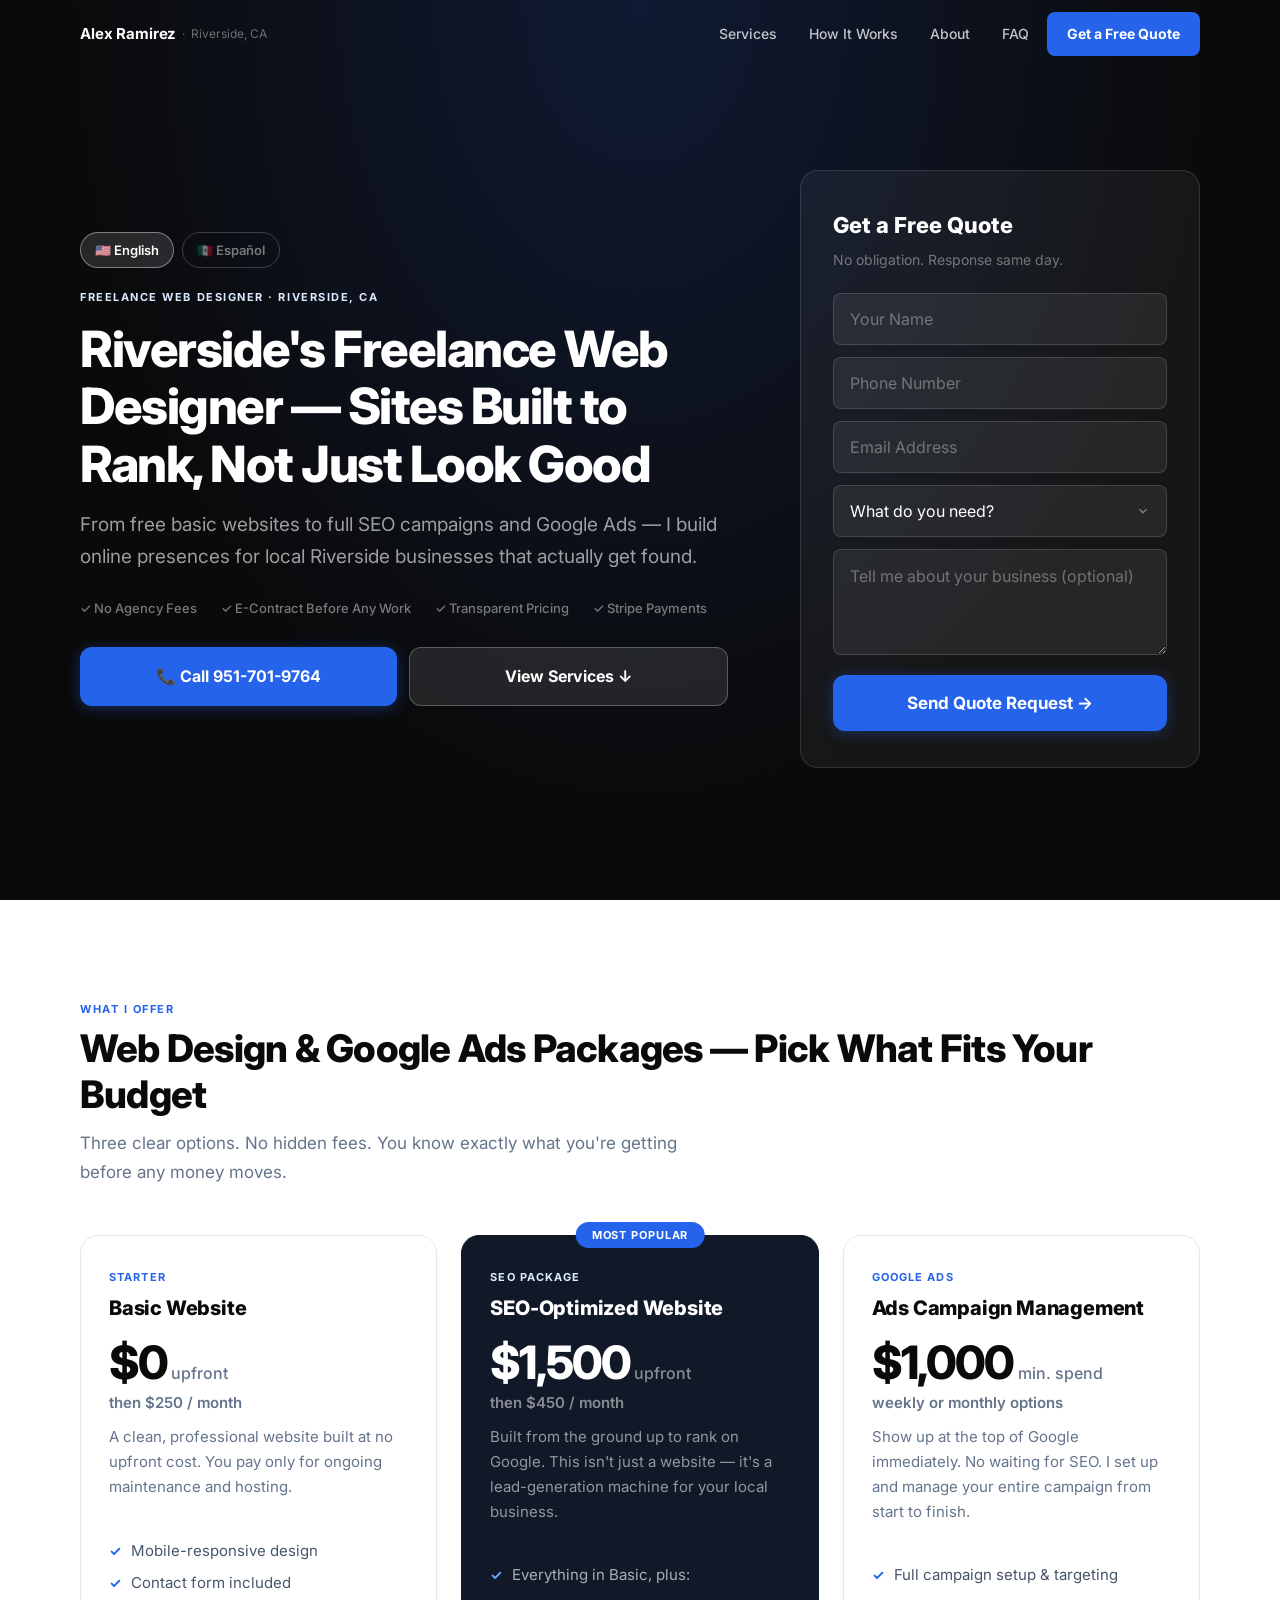
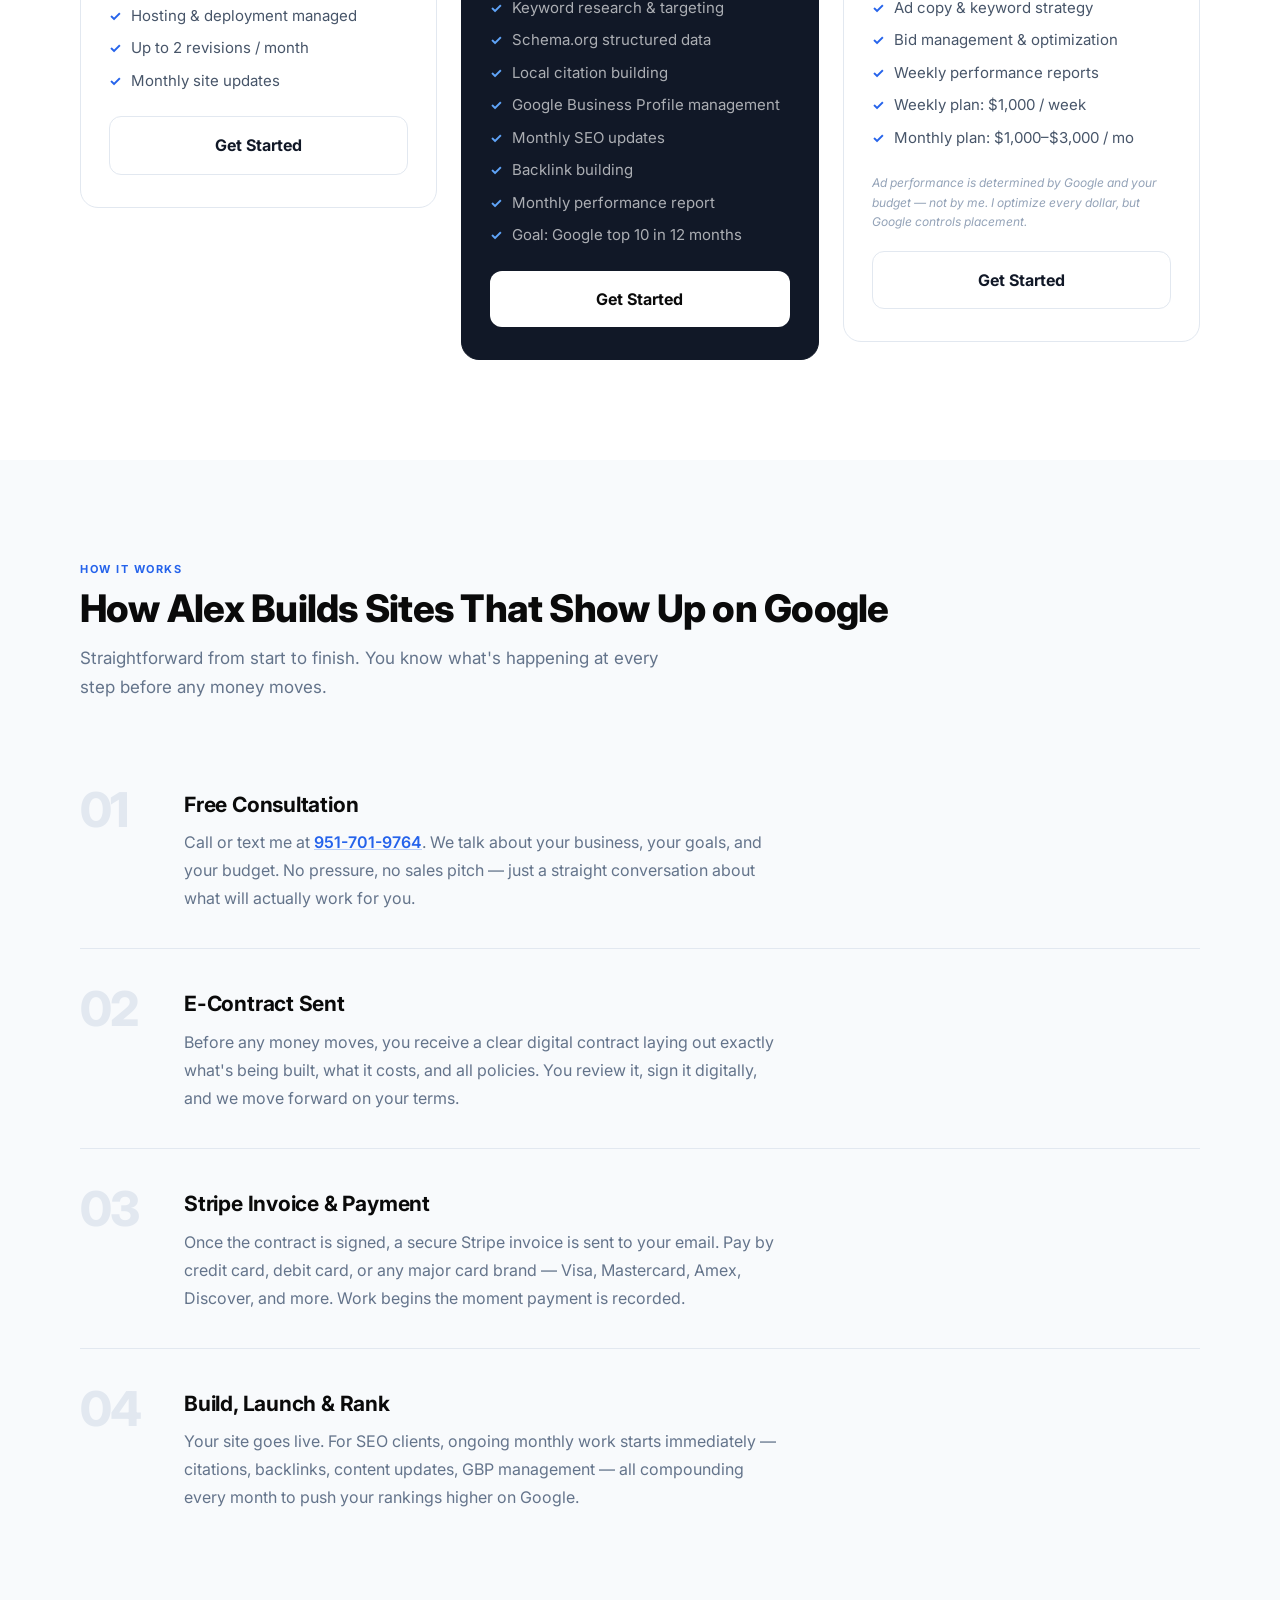
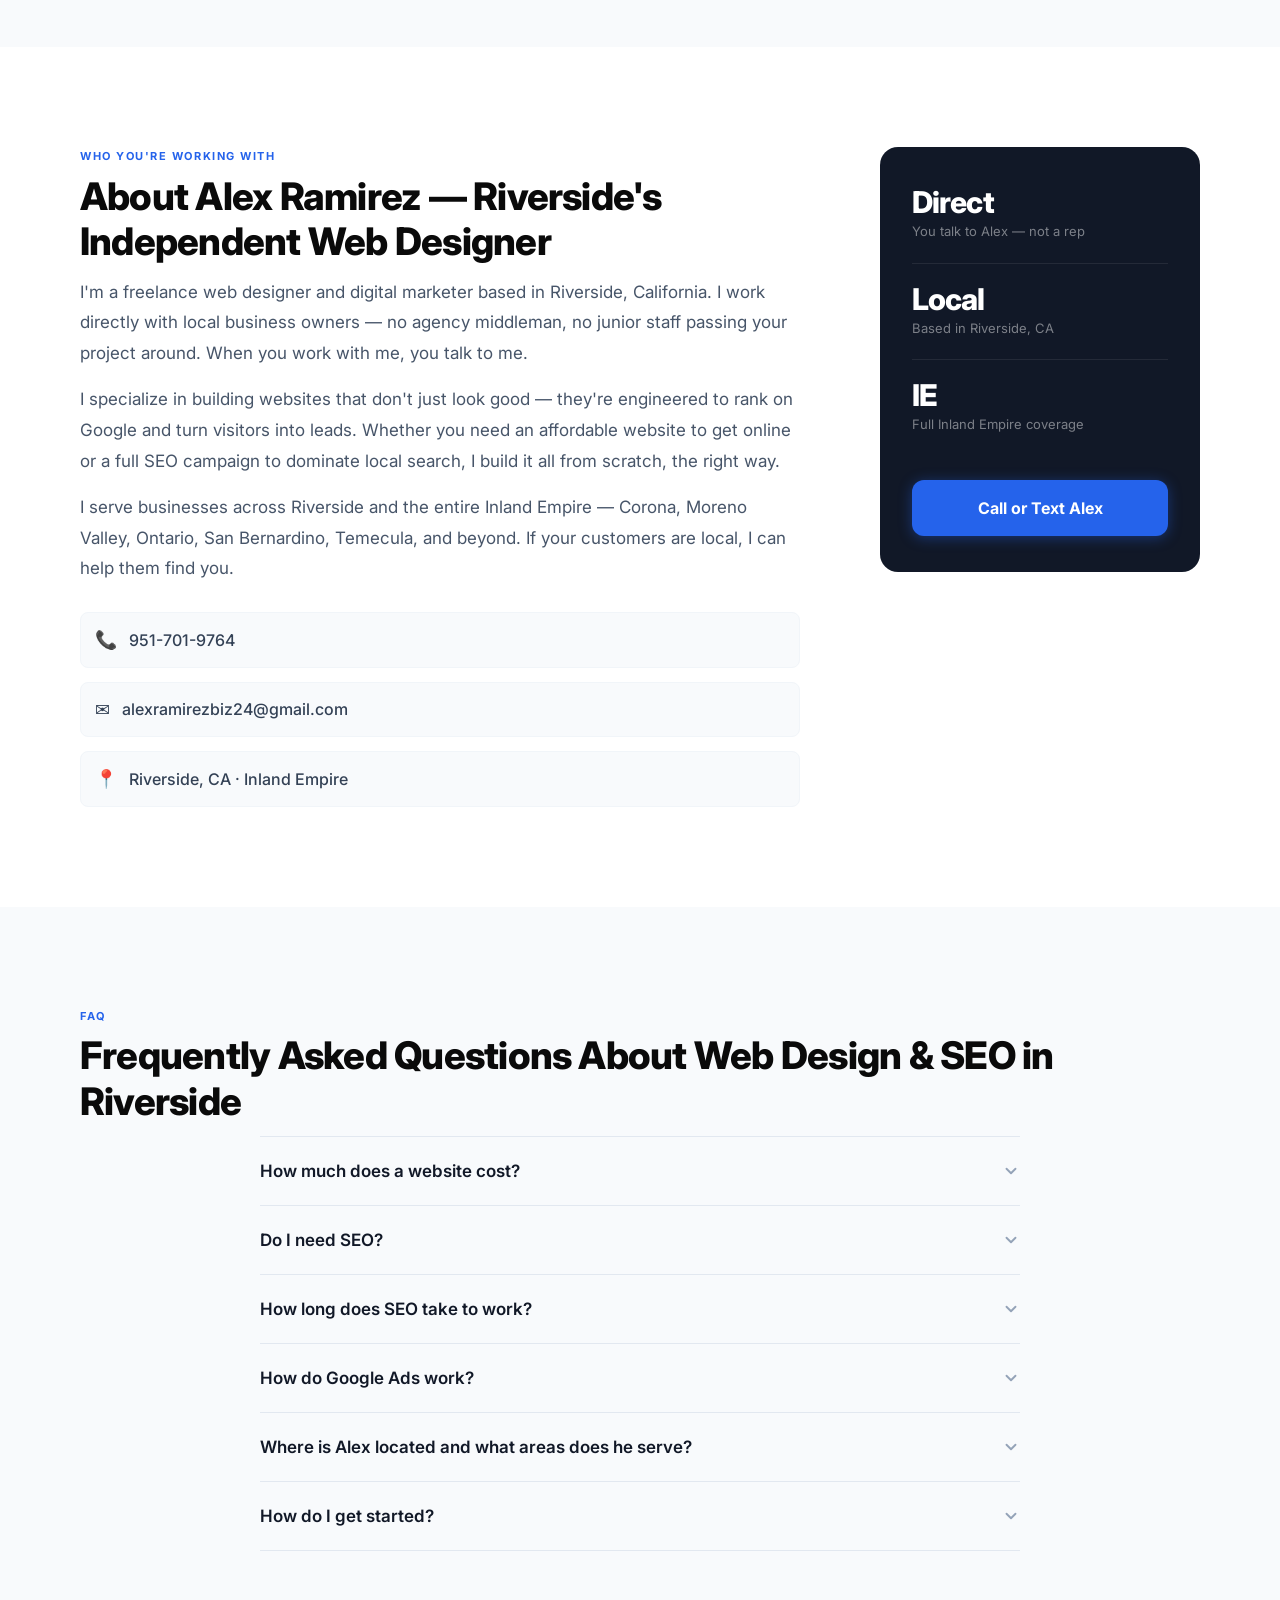
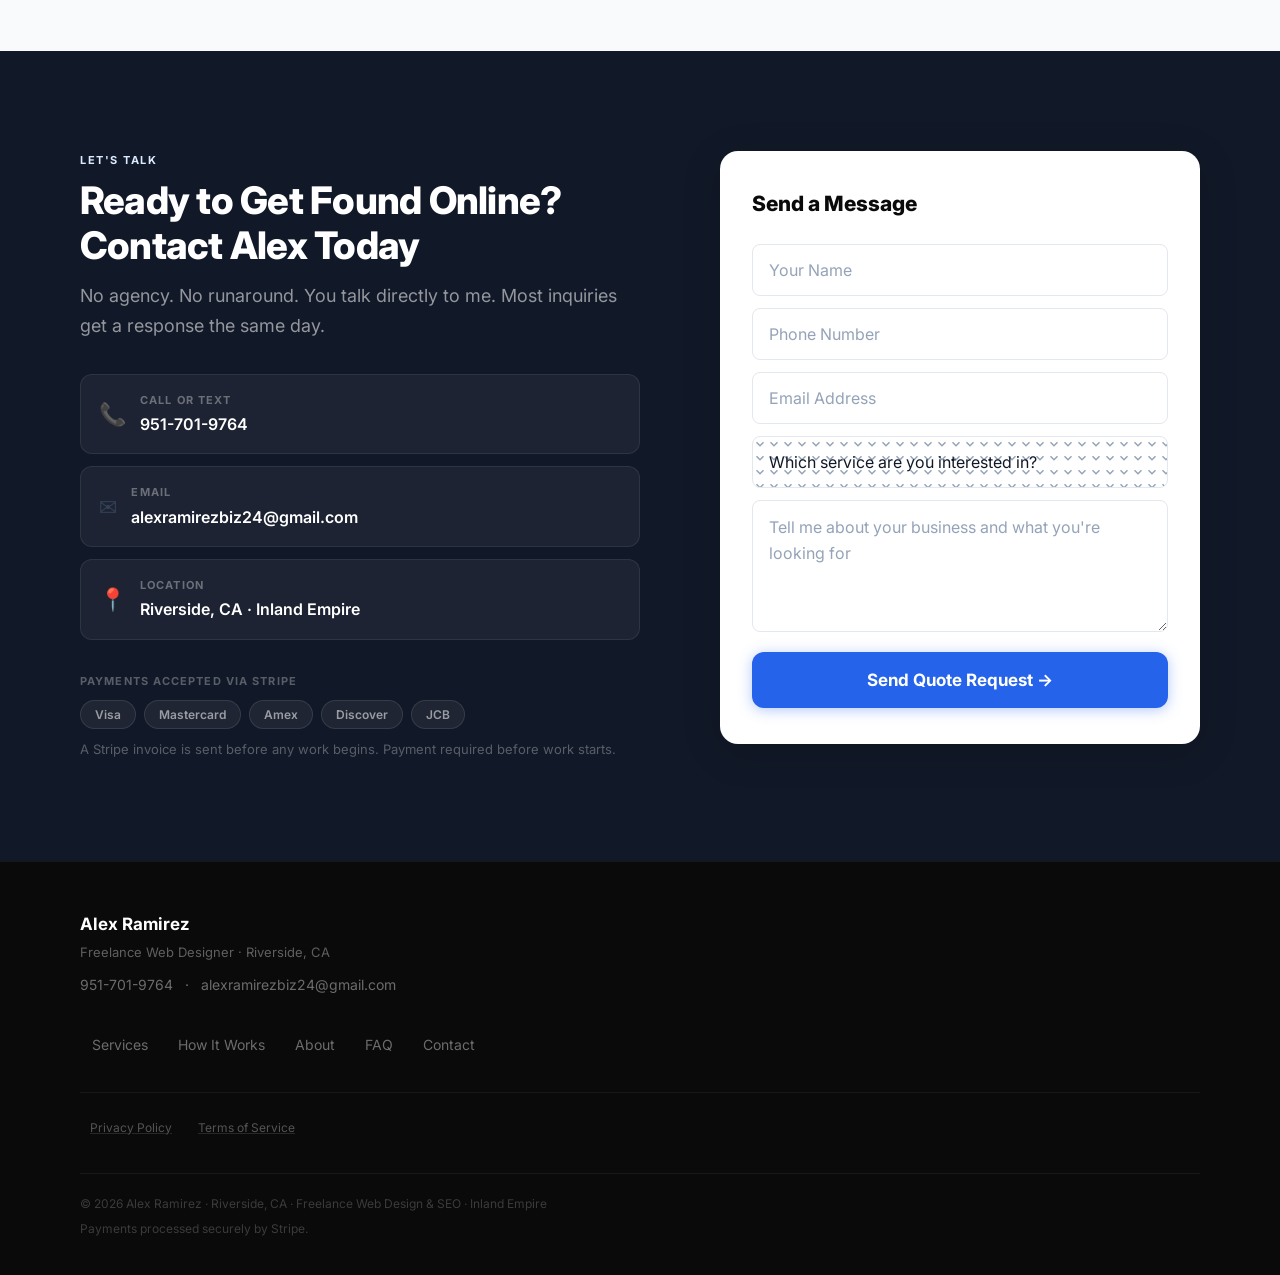
<file: index.html>
<!DOCTYPE html>
<html lang="en">
<head>
  <meta charset="UTF-8">
  <meta name="viewport" content="width=device-width, initial-scale=1.0">

  <!-- SEO Meta -->
  <title>Web Designer Riverside CA | Alex Ramirez</title>
  <meta name="description" content="Riverside CA web designer building sites that rank & convert. Basic, SEO, or Google Ads packages. Call Alex: 951-701-9764. Free quote.">
  <link rel="canonical" href="https://alexramirez.dev/">

  <!-- Hreflang — bilingual single-URL (EN/ES JS toggle) -->
  <link rel="alternate" hreflang="en" href="https://alexramirez.dev/">
  <link rel="alternate" hreflang="es" href="https://alexramirez.dev/">
  <link rel="alternate" hreflang="x-default" href="https://alexramirez.dev/">

  <!-- Open Graph -->
  <meta property="og:type" content="website">
  <meta property="og:url" content="https://alexramirez.dev/">
  <meta property="og:title" content="Alex Ramirez — Riverside's Web Designer for Sites That Actually Get Found">
  <meta property="og:description" content="From $250/mo basic sites to full SEO campaigns — Alex Ramirez builds and ranks local business websites in Riverside, CA. Free quote. 951-701-9764.">
  <meta property="og:image" content="https://alexramirez.dev/og-image.jpg">
  <meta property="og:image:width" content="1200">
  <meta property="og:image:height" content="630">
  <meta property="og:image:alt" content="Alex Ramirez — Freelance Web Designer in Riverside, CA">
  <meta property="og:locale" content="en_US">
  <meta property="og:locale:alternate" content="es_MX">

  <!-- Twitter Card -->
  <meta name="twitter:card" content="summary_large_image">
  <meta name="twitter:title" content="Alex Ramirez — Riverside's Web Designer for Sites That Actually Get Found">
  <meta name="twitter:description" content="From $250/mo basic sites to full SEO campaigns — Alex Ramirez builds and ranks local business websites in Riverside, CA.">
  <meta name="twitter:image" content="https://alexramirez.dev/og-image.jpg">
  <meta name="twitter:image:alt" content="Alex Ramirez — Freelance Web Designer in Riverside, CA">

  <!-- Fonts -->
  <link rel="preconnect" href="https://fonts.googleapis.com">
  <link rel="preconnect" href="https://fonts.gstatic.com" crossorigin>
  <link href="https://fonts.googleapis.com/css2?family=Inter:wght@400;500;600;700;800&display=swap" rel="stylesheet" media="print" onload="this.media='all'">
  <noscript><link href="https://fonts.googleapis.com/css2?family=Inter:wght@400;500;600;700;800&display=swap" rel="stylesheet"></noscript>

  <!-- Styles -->
  <link rel="stylesheet" href="styles.css">
  <noscript><style>.reveal,.reveal-left,.reveal-right{opacity:1;transform:none}</style></noscript>

  <!-- Person + Services Schema -->
  <script type="application/ld+json">
  {
    "@context": "https://schema.org",
    "@type": "Person",
    "@id": "https://alexramirez.dev/#person",
    "name": "Alex Ramirez",
    "description": "Freelance web designer based in Riverside, CA specializing in local SEO-optimized websites and Google Ads campaign management for Inland Empire small businesses.",
    "jobTitle": "Freelance Web Designer",
    "telephone": "+19517019764",
    "email": "alexramirezbiz24@gmail.com",
    "url": "https://alexramirez.dev",
    "image": "https://alexramirez.dev/og-image.jpg",
    "sameAs": [
      "https://www.linkedin.com/in/alexramirez",
      "https://www.facebook.com/alexramirezdev",
      "https://g.co/kgs/alexramirezriversideca"
    ],
    "knowsAbout": [
      "Web Design",
      "Local SEO",
      "Search Engine Optimization",
      "Google Ads",
      "Schema Markup",
      "Google Business Profile Management",
      "Citation Building",
      "Riverside CA Small Business Marketing",
      "Bilingual Web Design Services",
      "Spanish-Language Web Design"
    ],
    "address": {
      "@type": "PostalAddress",
      "addressLocality": "Riverside",
      "addressRegion": "CA",
      "addressCountry": "US"
    },
    "areaServed": [
      {
        "@type": "City",
        "name": "Riverside",
        "addressRegion": "CA",
        "addressCountry": "US"
      },
      {
        "@type": "City",
        "name": "Corona",
        "addressRegion": "CA",
        "addressCountry": "US"
      },
      {
        "@type": "City",
        "name": "Moreno Valley",
        "addressRegion": "CA",
        "addressCountry": "US"
      },
      {
        "@type": "City",
        "name": "Ontario",
        "addressRegion": "CA",
        "addressCountry": "US"
      },
      {
        "@type": "City",
        "name": "San Bernardino",
        "addressRegion": "CA",
        "addressCountry": "US"
      },
      {
        "@type": "City",
        "name": "Temecula",
        "addressRegion": "CA",
        "addressCountry": "US"
      }
    ],
    "hasOfferCatalog": {
      "@type": "OfferCatalog",
      "name": "Web Design & Digital Marketing Services",
      "itemListElement": [
        {
          "@type": "ListItem",
          "position": 1,
          "item": {
            "@type": "Service",
            "name": "Basic Website",
            "description": "A professionally designed website built at no upfront cost. Includes ongoing maintenance and hosting support for $250 per month.",
            "serviceType": "Web Design",
            "provider": { "@type": "Person", "@id": "https://alexramirez.dev/#person" },
            "offers": {
              "@type": "Offer",
              "priceSpecification": { "@type": "UnitPriceSpecification", "price": "250.00", "priceCurrency": "USD", "unitCode": "MON", "billingIncrement": 1 }
            }
          }
        },
        {
          "@type": "ListItem",
          "position": 2,
          "item": {
            "@type": "Service",
            "name": "SEO-Optimized Website",
            "description": "A fully SEO-optimized website built to rank in Google's top 10 for local Riverside, CA search terms. Includes keyword research, on-page SEO, schema markup, citation building, and monthly maintenance.",
            "serviceType": "Search Engine Optimization",
            "provider": { "@type": "Person", "@id": "https://alexramirez.dev/#person" },
            "offers": {
              "@type": "Offer",
              "priceSpecification": [
                { "@type": "UnitPriceSpecification", "name": "One-time build fee", "price": "1500.00", "priceCurrency": "USD" },
                { "@type": "UnitPriceSpecification", "name": "Monthly maintenance", "price": "450.00", "priceCurrency": "USD", "unitCode": "MON", "billingIncrement": 1 }
              ]
            }
          }
        },
        {
          "@type": "ListItem",
          "position": 3,
          "item": {
            "@type": "Service",
            "name": "Google Ads Campaign Management",
            "description": "Full Google Ads campaign setup and ongoing management. Minimum $1,000/month ad spend. Weekly at $1,000/week or monthly at $1,000–$3,000/month.",
            "serviceType": "Google Ads Management",
            "provider": { "@type": "Person", "@id": "https://alexramirez.dev/#person" },
            "offers": {
              "@type": "Offer",
              "priceSpecification": { "@type": "UnitPriceSpecification", "name": "Minimum monthly ad spend", "price": "1000.00", "priceCurrency": "USD", "unitCode": "MON", "billingIncrement": 1 }
            }
          }
        }
      ]
    }
  }
  </script>

  <!-- FAQPage Schema -->
  <script type="application/ld+json">
  {
    "@context": "https://schema.org",
    "@type": "FAQPage",
    "mainEntity": [
      {
        "@type": "Question",
        "name": "How much does a website cost?",
        "acceptedAnswer": { "@type": "Answer", "text": "It depends on what you need. Alex offers a Basic Website with no upfront build cost — you only pay $250 per month for maintenance and hosting. If you want a site built to rank on Google, the SEO-Optimized Website package is $1,500 upfront plus $450 per month. Both options are designed for Riverside small businesses that want results without agency-level pricing." }
      },
      {
        "@type": "Question",
        "name": "Do I need SEO?",
        "acceptedAnswer": { "@type": "Answer", "text": "If your customers search Google before they buy — and most do — then yes. A website without SEO is invisible. Alex works with businesses of all sizes, local and international. His SEO-Optimized Website package is built to rank in Google's top 10 for your specific target terms — whether you're a local shop or a business reaching customers nationwide or worldwide. Without it, your site may exist but won't be found by people actively looking for what you offer." }
      },
      {
        "@type": "Question",
        "name": "How long does SEO take to work?",
        "acceptedAnswer": { "@type": "Answer", "text": "Most local SEO campaigns start showing measurable movement in 60 to 90 days, with significant ranking gains visible by months four to six. Alex focuses on Riverside-specific local SEO, which tends to produce faster results than national campaigns because the competition pool is smaller and more targetable." }
      },
      {
        "@type": "Question",
        "name": "How do Google Ads work?",
        "acceptedAnswer": { "@type": "Answer", "text": "Google Ads put your business at the top of search results immediately — no waiting for SEO. You pay per click, and Alex manages everything: campaign setup, keyword targeting, ad copy, bid management, and weekly reporting. The minimum ad spend is $1,000/month. Weekly option at $1,000/week, monthly at $1,000–$3,000/month. The more you spend, the higher Google places your ads — that's Google's system, not mine." }
      },
      {
        "@type": "Question",
        "name": "Where is Alex located and what areas does he serve?",
        "acceptedAnswer": { "@type": "Answer", "text": "Alex is based in Riverside, California but works with clients everywhere — local Inland Empire businesses, national brands, and international clients of any size. Web design and SEO are fully remote services. Reach him at 951-701-9764 or alexramirezbiz24@gmail.com." }
      },
      {
        "@type": "Question",
        "name": "How do I get started?",
        "acceptedAnswer": { "@type": "Answer", "text": "Call or text Alex at 951-701-9764 — that's the fastest way. You can also email alexramirezbiz24@gmail.com or fill out the form on this page. He'll ask a few questions about your business and budget, then give you a straight recommendation. No sales pitch, no obligation. Most clients are up and moving within a week of first contact." }
      }
    ]
  }
  </script>
</head>
<body>

  <!-- HEADER -->
  <header id="header" class="header header--transparent">
    <div class="container header__inner">
      <a href="/" class="header__logo" aria-label="Alex Ramirez — Home">
        <span class="header__logo-name" data-i18n="logo_name">Alex Ramirez</span>
        <span class="header__logo-dot" aria-hidden="true">·</span>
        <span class="header__logo-loc" data-i18n="logo_loc">Riverside, CA</span>
      </a>
      <nav id="nav" class="header__nav" aria-label="Main navigation">
        <a href="#services" class="header__nav-link" data-i18n="nav_services">Services</a>
        <a href="#process" class="header__nav-link" data-i18n="nav_process">How It Works</a>
        <a href="#about" class="header__nav-link" data-i18n="nav_about">About</a>
        <a href="#faq" class="header__nav-link" data-i18n="nav_faq">FAQ</a>
        <a href="#contact" class="btn btn--nav" data-i18n="nav_cta">Get a Free Quote</a>
      </nav>
      <button id="menu-toggle" class="header__hamburger" aria-label="Toggle menu" aria-expanded="false">
        <span></span><span></span><span></span>
      </button>
    </div>
  </header>

  <!-- MOBILE STICKY CTA -->
  <div id="mobile-cta-bar" class="mobile-cta" role="region" aria-label="Quick contact">
    <a href="tel:+19517019764" class="mobile-cta__btn mobile-cta__btn--call" data-i18n="mobile_call">📞 Call Now</a>
    <a href="#contact" class="mobile-cta__btn mobile-cta__btn--quote" data-i18n="mobile_quote">Get a Free Quote</a>
  </div>

  <main>

    <!-- ── HERO ── -->
    <section id="hero" class="hero">
      <div class="container hero__inner">
        <div class="hero__content">
          <div class="lang-toggle">
            <button class="lang-toggle__btn lang-toggle__btn--active" id="lang-en" onclick="setLanguage('en')" aria-label="Switch to English">🇺🇸 English</button>
            <button class="lang-toggle__btn" id="lang-es" onclick="setLanguage('es')" aria-label="Cambiar a Español">🇲🇽 Español</button>
          </div>
          <div class="hero__eyebrow" data-i18n="hero_eyebrow">Freelance Web Designer · Riverside, CA</div>
          <h1 class="hero__h1" data-i18n="hero_h1">Riverside's Freelance Web Designer — Sites Built to Rank, Not Just Look Good</h1>
          <p class="hero__sub" data-i18n="hero_sub">From free basic websites to full SEO campaigns and Google Ads — I build online presences for local Riverside businesses that actually get found.</p>
          <div class="hero__trust">
            <span data-i18n="trust_1">✓ No Agency Fees</span>
            <span data-i18n="trust_2">✓ E-Contract Before Any Work</span>
            <span data-i18n="trust_3">✓ Transparent Pricing</span>
            <span data-i18n="trust_4">✓ Stripe Payments</span>
          </div>
          <div class="hero__ctas">
            <a href="tel:+19517019764" class="btn btn--primary" data-i18n="hero_cta_call">📞 Call 951-701-9764</a>
            <a href="#services" class="btn btn--ghost" data-i18n="hero_cta_services">View Services ↓</a>
          </div>
        </div>

        <div class="hero__card-wrap">
          <div class="hero__card">
            <div class="hero__card-title" data-i18n="hero_card_title">Get a Free Quote</div>
            <div class="hero__card-sub" data-i18n="hero_card_sub">No obligation. Response same day.</div>
            <form class="inquiry-form" id="hero-form" novalidate>
              <input type="checkbox" name="botcheck" style="display:none;" aria-hidden="true">
              <div class="form-group">
                <label for="hero-name" class="sr-only">Your Name</label>
                <input class="form-input" id="hero-name" type="text" name="name" placeholder="Your Name" required autocomplete="name" aria-required="true" data-i18n-placeholder="form_name">
              </div>
              <div class="form-group">
                <label for="hero-phone" class="sr-only">Phone Number</label>
                <input class="form-input" id="hero-phone" type="tel" name="phone" placeholder="Phone Number" required autocomplete="tel" aria-required="true" data-i18n-placeholder="form_phone">
              </div>
              <div class="form-group">
                <label for="hero-email" class="sr-only">Email Address</label>
                <input class="form-input" id="hero-email" type="email" name="email" placeholder="Email Address" required autocomplete="email" aria-required="true" data-i18n-placeholder="form_email">
              </div>
              <div class="form-group">
                <label for="hero-service" class="sr-only">Service you need</label>
                <select class="form-input form-select" id="hero-service" name="service" required aria-required="true">
                  <option value="" disabled selected data-i18n="form_service_default">What do you need?</option>
                  <option value="Basic Website — $250/mo">Basic Website — $250/mo</option>
                  <option value="SEO Website — $1,500 + $450/mo">SEO-Optimized Website — $1,500 + $450/mo</option>
                  <option value="Google Ads Management">Google Ads Management</option>
                  <option value="Not sure yet — let's talk">Not sure yet — let's talk</option>
                </select>
              </div>
              <div class="form-group">
                <label for="hero-message" class="sr-only">Tell me about your business (optional)</label>
                <textarea class="form-input form-textarea" id="hero-message" name="message" placeholder="Tell me about your business (optional)" rows="3" data-i18n-placeholder="form_message_hero"></textarea>
              </div>
              <button type="submit" class="btn btn--submit" data-i18n="form_submit">Send Quote Request →</button>
            </form>
          </div>
        </div>
      </div>
    </section>

    <!-- ── SERVICES ── -->
    <section id="services" class="services section-pad">
      <div class="container">
        <div class="section-eyebrow" data-i18n="services_eyebrow">What I Offer</div>
        <h2 class="section-h2" data-i18n="services_h2">Web Design &amp; Google Ads Packages — Pick What Fits Your Budget</h2>
        <p class="section-sub" data-i18n="services_sub">Three clear options. No hidden fees. You know exactly what you're getting before any money moves.</p>

        <div class="services__grid">

          <!-- Basic -->
          <div class="service-card reveal">
            <div class="service-card__top">
              <div class="service-card__tier" data-i18n="basic_tier">Starter</div>
              <h3 class="service-card__name" data-i18n="basic_name">Basic Website</h3>
              <div class="service-card__pricing">
                <span class="price-big">$0</span><span class="price-unit" data-i18n="basic_unit"> upfront</span>
                <div class="price-monthly" data-i18n="basic_monthly">then $250 / month</div>
              </div>
              <p class="service-card__desc" data-i18n="basic_desc">A clean, professional website built at no upfront cost. You pay only for ongoing maintenance and hosting.</p>
            </div>
            <ul class="service-card__features">
              <li data-i18n="basic_f1">Mobile-responsive design</li>
              <li data-i18n="basic_f2">Contact form included</li>
              <li data-i18n="basic_f3">Hosting &amp; deployment managed</li>
              <li data-i18n="basic_f4">Up to 2 revisions / month</li>
              <li data-i18n="basic_f5">Monthly site updates</li>
            </ul>
            <a href="#contact" class="btn btn--card" data-i18n="card_cta">Get Started</a>
          </div>

          <!-- SEO — Featured -->
          <div class="service-card service-card--dark reveal">
            <div class="service-card__badge" data-i18n="seo_badge">Most Popular</div>
            <div class="service-card__top">
              <div class="service-card__tier service-card__tier--light" data-i18n="seo_tier">SEO Package</div>
              <h3 class="service-card__name" data-i18n="seo_name">SEO-Optimized Website</h3>
              <div class="service-card__pricing">
                <span class="price-big">$1,500</span><span class="price-unit" data-i18n="seo_unit"> upfront</span>
                <div class="price-monthly" data-i18n="seo_monthly">then $450 / month</div>
              </div>
              <p class="service-card__desc" data-i18n="seo_desc">Built from the ground up to rank on Google. This isn't just a website — it's a lead-generation machine for your local business.</p>
            </div>
            <ul class="service-card__features">
              <li data-i18n="seo_f1">Everything in Basic, plus:</li>
              <li data-i18n="seo_f2">Keyword research &amp; targeting</li>
              <li data-i18n="seo_f3">Schema.org structured data</li>
              <li data-i18n="seo_f4">Local citation building</li>
              <li data-i18n="seo_f5">Google Business Profile management</li>
              <li data-i18n="seo_f6">Monthly SEO updates</li>
              <li data-i18n="seo_f7">Backlink building</li>
              <li data-i18n="seo_f8">Monthly performance report</li>
              <li data-i18n="seo_f9"><strong>Goal: Google top 10 in 12 months</strong></li>
            </ul>
            <a href="#contact" class="btn btn--card-light" data-i18n="card_cta_light">Get Started</a>
          </div>

          <!-- Google Ads -->
          <div class="service-card reveal">
            <div class="service-card__top">
              <div class="service-card__tier" data-i18n="ads_tier">Google Ads</div>
              <h3 class="service-card__name" data-i18n="ads_name">Ads Campaign Management</h3>
              <div class="service-card__pricing">
                <span class="price-big">$1,000</span><span class="price-unit" data-i18n="ads_unit"> min. spend</span>
                <div class="price-monthly" data-i18n="ads_monthly">weekly or monthly options</div>
              </div>
              <p class="service-card__desc" data-i18n="ads_desc">Show up at the top of Google immediately. No waiting for SEO. I set up and manage your entire campaign from start to finish.</p>
            </div>
            <ul class="service-card__features">
              <li data-i18n="ads_f1">Full campaign setup &amp; targeting</li>
              <li data-i18n="ads_f2">Ad copy &amp; keyword strategy</li>
              <li data-i18n="ads_f3">Bid management &amp; optimization</li>
              <li data-i18n="ads_f4">Weekly performance reports</li>
              <li data-i18n="ads_f5">Weekly plan: $1,000 / week</li>
              <li data-i18n="ads_f6">Monthly plan: $1,000–$3,000 / mo</li>
            </ul>
            <p class="service-card__note" data-i18n="ads_note">Ad performance is determined by Google and your budget — not by me. I optimize every dollar, but Google controls placement.</p>
            <a href="#contact" class="btn btn--card" data-i18n="card_cta">Get Started</a>
          </div>

        </div>
      </div>
    </section>

    <!-- ── PROCESS ── -->
    <section id="process" class="process section-pad">
      <div class="container">
        <div class="section-eyebrow" data-i18n="process_eyebrow">How It Works</div>
        <h2 class="section-h2" data-i18n="process_h2">How Alex Builds Sites That Show Up on Google</h2>
        <p class="section-sub" data-i18n="process_sub">Straightforward from start to finish. You know what's happening at every step before any money moves.</p>

        <div class="process__steps">
          <div class="process__step reveal">
            <div class="process__num">01</div>
            <div class="process__body">
              <h3 class="process__title" data-i18n="step1_title">Free Consultation</h3>
              <p class="process__desc" data-i18n="step1_desc">Call or text me at <a href="tel:+19517019764">951-701-9764</a>. We talk about your business, your goals, and your budget. No pressure, no sales pitch — just a straight conversation about what will actually work for you.</p>
            </div>
          </div>
          <div class="process__step reveal">
            <div class="process__num">02</div>
            <div class="process__body">
              <h3 class="process__title" data-i18n="step2_title">E-Contract Sent</h3>
              <p class="process__desc" data-i18n="step2_desc">Before any money moves, you receive a clear digital contract laying out exactly what's being built, what it costs, and all policies. You review it, sign it digitally, and we move forward on your terms.</p>
            </div>
          </div>
          <div class="process__step reveal">
            <div class="process__num">03</div>
            <div class="process__body">
              <h3 class="process__title" data-i18n="step3_title">Stripe Invoice &amp; Payment</h3>
              <p class="process__desc" data-i18n="step3_desc">Once the contract is signed, a secure Stripe invoice is sent to your email. Pay by credit card, debit card, or any major card brand — Visa, Mastercard, Amex, Discover, and more. Work begins the moment payment is recorded.</p>
            </div>
          </div>
          <div class="process__step reveal">
            <div class="process__num">04</div>
            <div class="process__body">
              <h3 class="process__title" data-i18n="step4_title">Build, Launch &amp; Rank</h3>
              <p class="process__desc" data-i18n="step4_desc">Your site goes live. For SEO clients, ongoing monthly work starts immediately — citations, backlinks, content updates, GBP management — all compounding every month to push your rankings higher on Google.</p>
            </div>
          </div>
        </div>
      </div>
    </section>

    <!-- ── ABOUT ── -->
    <section id="about" class="about section-pad">
      <div class="container about__inner">
        <div class="about__text reveal-left">
          <div class="section-eyebrow" data-i18n="about_eyebrow">Who You're Working With</div>
          <h2 class="section-h2" data-i18n="about_h2">About Alex Ramirez — Riverside's Independent Web Designer</h2>
          <p data-i18n="about_p1">I'm a freelance web designer and digital marketer based in Riverside, California. I work directly with local business owners — no agency middleman, no junior staff passing your project around. When you work with me, you talk to me.</p>
          <p data-i18n="about_p2">I specialize in building websites that don't just look good — they're engineered to rank on Google and turn visitors into leads. Whether you need an affordable website to get online or a full SEO campaign to dominate local search, I build it all from scratch, the right way.</p>
          <p data-i18n="about_p3">I serve businesses across Riverside and the entire Inland Empire — Corona, Moreno Valley, Ontario, San Bernardino, Temecula, and beyond. If your customers are local, I can help them find you.</p>
          <div class="about__contacts">
            <a href="tel:+19517019764" class="about__contact-item">
              <span class="about__contact-icon">📞</span>
              <span>951-701-9764</span>
            </a>
            <a href="mailto:alexramirezbiz24@gmail.com" class="about__contact-item">
              <span class="about__contact-icon">✉️</span>
              <span>alexramirezbiz24@gmail.com</span>
            </a>
            <div class="about__contact-item">
              <span class="about__contact-icon">📍</span>
              <span>Riverside, CA · Inland Empire</span>
            </div>
          </div>
        </div>
        <div class="about__card-wrap reveal-right">
          <div class="about__card">
            <div class="about__card-item">
              <div class="about__card-value">Direct</div>
              <div class="about__card-label" data-i18n="about_card_label1">You talk to Alex — not a rep</div>
            </div>
            <div class="about__card-divider"></div>
            <div class="about__card-item">
              <div class="about__card-value">Local</div>
              <div class="about__card-label" data-i18n="about_card_label2">Based in Riverside, CA</div>
            </div>
            <div class="about__card-divider"></div>
            <div class="about__card-item">
              <div class="about__card-value">IE</div>
              <div class="about__card-label" data-i18n="about_card_label3">Full Inland Empire coverage</div>
            </div>
            <a href="tel:+19517019764" class="btn btn--primary btn--card-cta" data-i18n="about_card_cta">Call or Text Alex</a>
          </div>
        </div>
      </div>
    </section>

    <!-- ── FAQ ── -->
    <section id="faq" class="faq section-pad">
      <div class="container">
        <div class="section-eyebrow" data-i18n="faq_eyebrow">FAQ</div>
        <h2 class="section-h2" data-i18n="faq_h2">Frequently Asked Questions About Web Design &amp; SEO in Riverside</h2>

        <div class="faq__list">

          <div class="faq__item">
            <button class="faq__q" aria-expanded="false" aria-controls="faq-a-1">
              <span data-i18n="faq_q1">How much does a website cost?</span>
              <span class="faq__chevron" aria-hidden="true">
                <svg width="18" height="18" viewBox="0 0 24 24" fill="none" stroke="currentColor" stroke-width="2.5" stroke-linecap="round" stroke-linejoin="round"><polyline points="6 9 12 15 18 9"/></svg>
              </span>
            </button>
            <div class="faq__a" id="faq-a-1">
              <p data-i18n="faq_a1">It depends on what you need. Alex offers a Basic Website with no upfront build cost — you only pay $250 per month for maintenance and hosting. If you want a site built to rank on Google, the SEO-Optimized Website package is $1,500 upfront plus $450 per month. Both options are designed for Riverside small businesses that want results without agency-level pricing.</p>
            </div>
          </div>

          <div class="faq__item">
            <button class="faq__q" aria-expanded="false" aria-controls="faq-a-2">
              <span data-i18n="faq_q2">Do I need SEO?</span>
              <span class="faq__chevron" aria-hidden="true">
                <svg width="18" height="18" viewBox="0 0 24 24" fill="none" stroke="currentColor" stroke-width="2.5" stroke-linecap="round" stroke-linejoin="round"><polyline points="6 9 12 15 18 9"/></svg>
              </span>
            </button>
            <div class="faq__a" id="faq-a-2">
              <p data-i18n="faq_a2">If your customers search Google before they buy — and most do — then yes. A website without SEO is invisible. Alex works with businesses of all sizes, local and international. His SEO-Optimized Website package is built to rank in Google's top 10 for your specific target terms — whether you're a local shop or a business reaching customers nationwide or worldwide. Without it, your site may exist but won't be found by people actively looking for what you offer.</p>
            </div>
          </div>

          <div class="faq__item">
            <button class="faq__q" aria-expanded="false" aria-controls="faq-a-3">
              <span data-i18n="faq_q3">How long does SEO take to work?</span>
              <span class="faq__chevron" aria-hidden="true">
                <svg width="18" height="18" viewBox="0 0 24 24" fill="none" stroke="currentColor" stroke-width="2.5" stroke-linecap="round" stroke-linejoin="round"><polyline points="6 9 12 15 18 9"/></svg>
              </span>
            </button>
            <div class="faq__a" id="faq-a-3">
              <p data-i18n="faq_a3">Most local SEO campaigns start showing measurable movement in 60 to 90 days, with significant ranking gains visible by months four to six. Alex focuses on Riverside-specific local SEO, which tends to produce faster results than national campaigns because the competition pool is smaller and more targetable.</p>
            </div>
          </div>

          <div class="faq__item">
            <button class="faq__q" aria-expanded="false" aria-controls="faq-a-4">
              <span data-i18n="faq_q4">How do Google Ads work?</span>
              <span class="faq__chevron" aria-hidden="true">
                <svg width="18" height="18" viewBox="0 0 24 24" fill="none" stroke="currentColor" stroke-width="2.5" stroke-linecap="round" stroke-linejoin="round"><polyline points="6 9 12 15 18 9"/></svg>
              </span>
            </button>
            <div class="faq__a" id="faq-a-4">
              <p data-i18n="faq_a4">Google Ads put your business at the top of search results immediately — no waiting for SEO. You pay per click, and Alex manages everything: campaign setup, keyword targeting, ad copy, bid management, and weekly reporting. The minimum ad spend is $1,000/month. Weekly option at $1,000/week, monthly at $1,000–$3,000/month. The more you spend, the higher Google places your ads — that's Google's system, not mine.</p>
            </div>
          </div>

          <div class="faq__item">
            <button class="faq__q" aria-expanded="false" aria-controls="faq-a-5">
              <span data-i18n="faq_q5">Where is Alex located and what areas does he serve?</span>
              <span class="faq__chevron" aria-hidden="true">
                <svg width="18" height="18" viewBox="0 0 24 24" fill="none" stroke="currentColor" stroke-width="2.5" stroke-linecap="round" stroke-linejoin="round"><polyline points="6 9 12 15 18 9"/></svg>
              </span>
            </button>
            <div class="faq__a" id="faq-a-5">
              <p data-i18n="faq_a5">Alex is based in Riverside, California but works with clients everywhere — local Inland Empire businesses, national brands, and international clients of any size. Web design and SEO are fully remote services. Reach him at <a href="tel:+19517019764">951-701-9764</a> or <a href="mailto:alexramirezbiz24@gmail.com">alexramirezbiz24@gmail.com</a>.</p>
            </div>
          </div>

          <div class="faq__item">
            <button class="faq__q" aria-expanded="false" aria-controls="faq-a-6">
              <span data-i18n="faq_q6">How do I get started?</span>
              <span class="faq__chevron" aria-hidden="true">
                <svg width="18" height="18" viewBox="0 0 24 24" fill="none" stroke="currentColor" stroke-width="2.5" stroke-linecap="round" stroke-linejoin="round"><polyline points="6 9 12 15 18 9"/></svg>
              </span>
            </button>
            <div class="faq__a" id="faq-a-6">
              <p data-i18n="faq_a6">Call or text Alex at <a href="tel:+19517019764">951-701-9764</a> — that's the fastest way. You can also email <a href="mailto:alexramirezbiz24@gmail.com">alexramirezbiz24@gmail.com</a> or fill out the form on this page. He'll ask a few questions about your business and budget, then give you a straight recommendation. No sales pitch, no obligation. Most clients are up and moving within a week of first contact.</p>
            </div>
          </div>

        </div>
      </div>
    </section>

    <!-- ── CONTACT ── -->
    <section id="contact" class="contact section-pad">
      <div class="container contact__inner">

        <div class="contact__info reveal-left">
          <div class="section-eyebrow section-eyebrow--light" data-i18n="contact_eyebrow">Let's Talk</div>
          <h2 class="section-h2 section-h2--light" data-i18n="contact_h2">Ready to Get Found Online? Contact Alex Today</h2>
          <p class="contact__sub" data-i18n="contact_sub">No agency. No runaround. You talk directly to me. Most inquiries get a response the same day.</p>

          <div class="contact__methods">
            <a href="tel:+19517019764" class="contact__method">
              <div class="contact__method-icon">📞</div>
              <div>
                <div class="contact__method-label" data-i18n="contact_label_phone">Call or Text</div>
                <div class="contact__method-val">951-701-9764</div>
              </div>
            </a>
            <a href="mailto:alexramirezbiz24@gmail.com" class="contact__method">
              <div class="contact__method-icon">✉️</div>
              <div>
                <div class="contact__method-label" data-i18n="contact_label_email">Email</div>
                <div class="contact__method-val">alexramirezbiz24@gmail.com</div>
              </div>
            </a>
            <div class="contact__method">
              <div class="contact__method-icon">📍</div>
              <div>
                <div class="contact__method-label" data-i18n="contact_label_loc">Location</div>
                <div class="contact__method-val" data-i18n="contact_loc_val">Riverside, CA · Inland Empire</div>
              </div>
            </div>
          </div>

          <div class="contact__payments">
            <div class="contact__payments-label" data-i18n="contact_payments_label">Payments accepted via Stripe</div>
            <div class="contact__payment-chips">
              <span>Visa</span><span>Mastercard</span><span>Amex</span><span>Discover</span><span>JCB</span>
            </div>
            <p class="contact__payments-note" data-i18n="contact_payments_note">A Stripe invoice is sent before any work begins. Payment required before work starts.</p>
          </div>
        </div>

        <div class="contact__form-wrap reveal-right">
          <div class="contact__form-card">
            <div class="contact__form-title" data-i18n="contact_form_title">Send a Message</div>
            <form class="inquiry-form" id="contact-form" novalidate>
              <input type="checkbox" name="botcheck" style="display:none;" aria-hidden="true">
              <div class="form-group">
                <label for="contact-name" class="sr-only">Your Name</label>
                <input class="form-input" id="contact-name" type="text" name="name" placeholder="Your Name" required autocomplete="name" aria-required="true" data-i18n-placeholder="form_name">
              </div>
              <div class="form-group">
                <label for="contact-phone" class="sr-only">Phone Number</label>
                <input class="form-input" id="contact-phone" type="tel" name="phone" placeholder="Phone Number" required autocomplete="tel" aria-required="true" data-i18n-placeholder="form_phone">
              </div>
              <div class="form-group">
                <label for="contact-email" class="sr-only">Email Address</label>
                <input class="form-input" id="contact-email" type="email" name="email" placeholder="Email Address" required autocomplete="email" aria-required="true" data-i18n-placeholder="form_email">
              </div>
              <div class="form-group">
                <label for="contact-service" class="sr-only">Service you are interested in</label>
                <select class="form-input form-select" id="contact-service" name="service" required aria-required="true">
                  <option value="" disabled selected data-i18n="contact_service_default">Which service are you interested in?</option>
                  <option value="Basic Website — $250/mo">Basic Website — $250/mo</option>
                  <option value="SEO Website — $1,500 + $450/mo">SEO-Optimized Website — $1,500 + $450/mo</option>
                  <option value="Google Ads Management">Google Ads Management</option>
                  <option value="Not sure yet — let's talk">Not sure yet — let's talk</option>
                </select>
              </div>
              <div class="form-group">
                <label for="contact-message" class="sr-only">Tell me about your business and what you are looking for</label>
                <textarea class="form-input form-textarea" id="contact-message" name="message" placeholder="Tell me about your business and what you're looking for" rows="4" data-i18n-placeholder="form_message_contact"></textarea>
              </div>
              <button type="submit" class="btn btn--submit" data-i18n="form_submit">Send Message →</button>
            </form>
          </div>
        </div>

      </div>
    </section>

  </main>

  <!-- FOOTER -->
  <footer class="footer">
    <div class="container footer__inner">
      <div class="footer__brand">
        <div class="footer__name">Alex Ramirez</div>
        <div class="footer__sub" data-i18n="footer_sub">Freelance Web Designer · Riverside, CA</div>
        <div class="footer__links">
          <a href="tel:+19517019764">951-701-9764</a>
          <span aria-hidden="true">·</span>
          <a href="mailto:alexramirezbiz24@gmail.com">alexramirezbiz24@gmail.com</a>
        </div>
      </div>
      <nav class="footer__nav" aria-label="Footer navigation">
        <a href="#services">Services</a>
        <a href="#process">How It Works</a>
        <a href="#about">About</a>
        <a href="#faq">FAQ</a>
        <a href="#contact">Contact</a>
      </nav>
      <div class="footer__legal">
        <a href="/privacy.html" data-i18n="footer_privacy">Privacy Policy</a>
        <a href="/terms.html" data-i18n="footer_terms">Terms of Service</a>
      </div>
      <div class="footer__bottom">
        <p data-i18n="footer_copyright">&copy; 2026 Alex Ramirez · Riverside, CA · Freelance Web Design &amp; SEO · Inland Empire</p>
        <p class="footer__bottom-stripe" data-i18n="footer_stripe">Payments processed securely by Stripe.</p>
      </div>
    </div>
  </footer>

  <script src="main.js"></script>
</body>
</html>
</file>
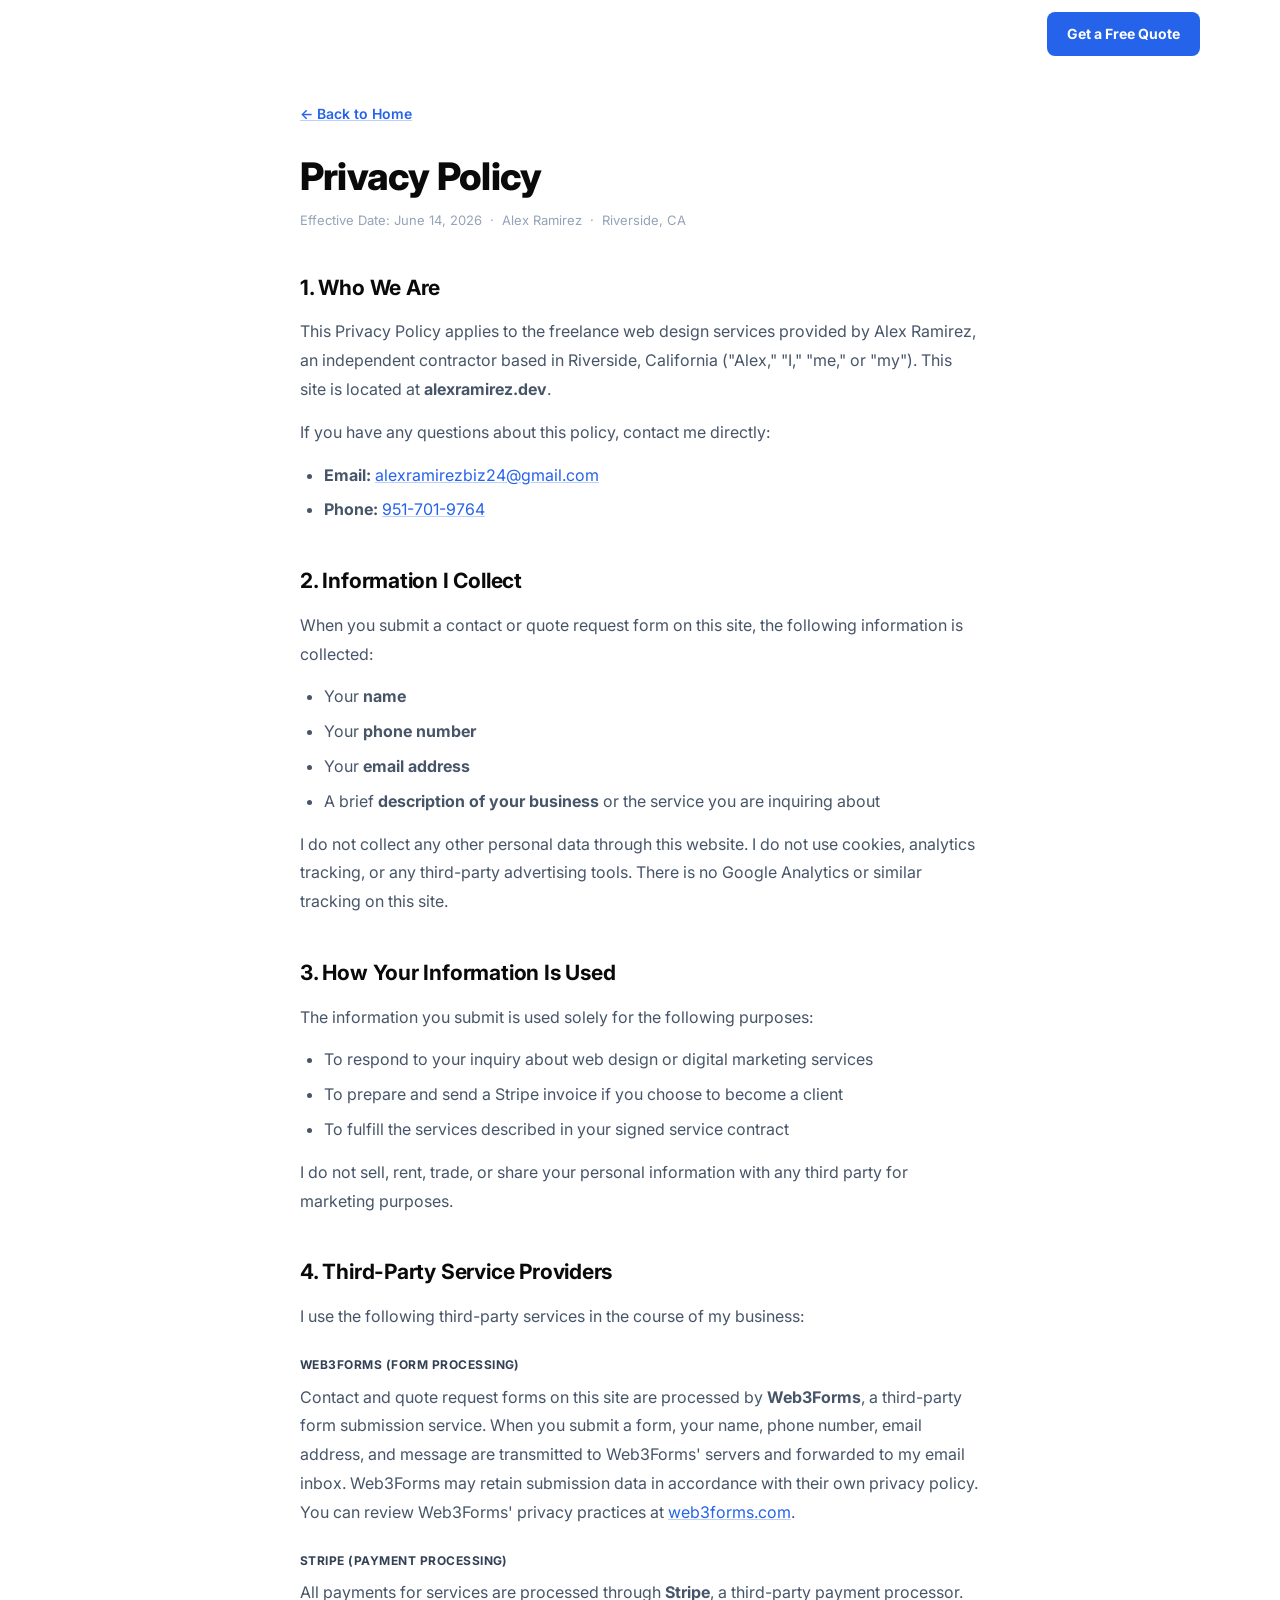
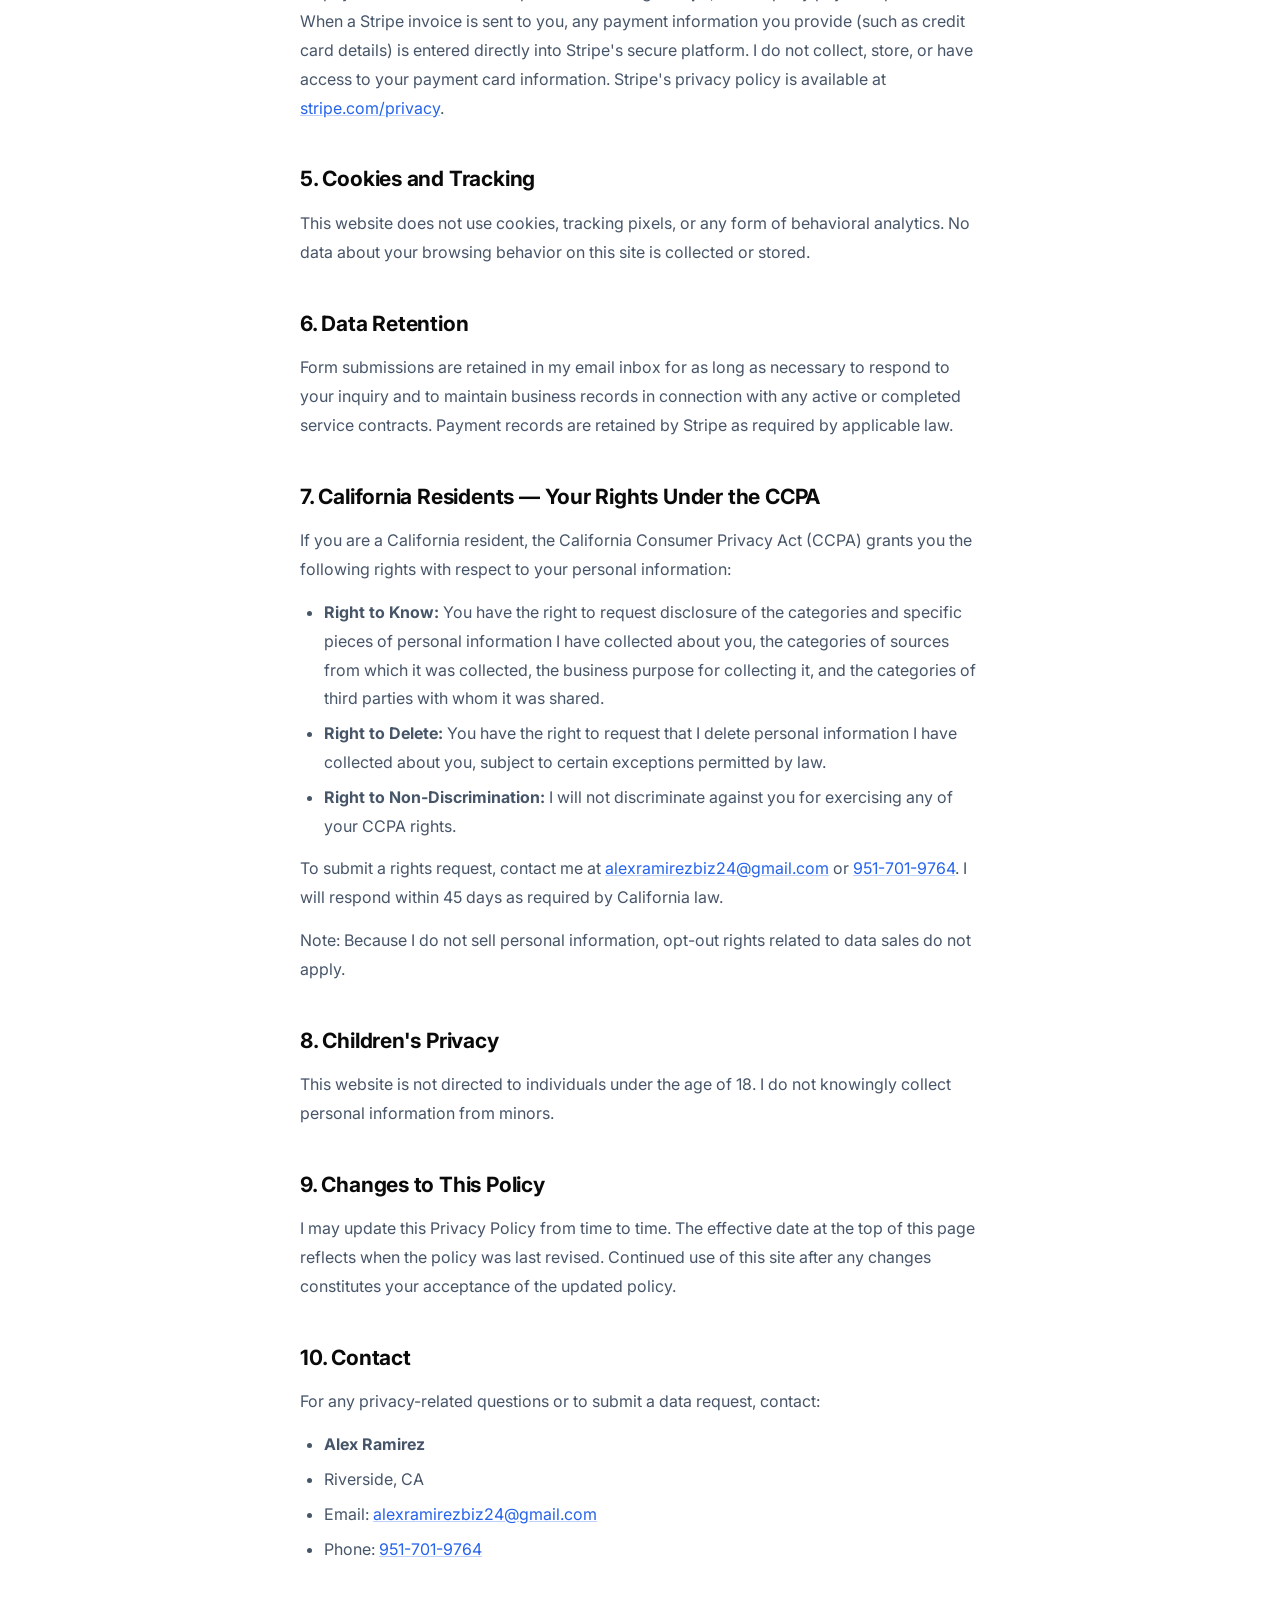
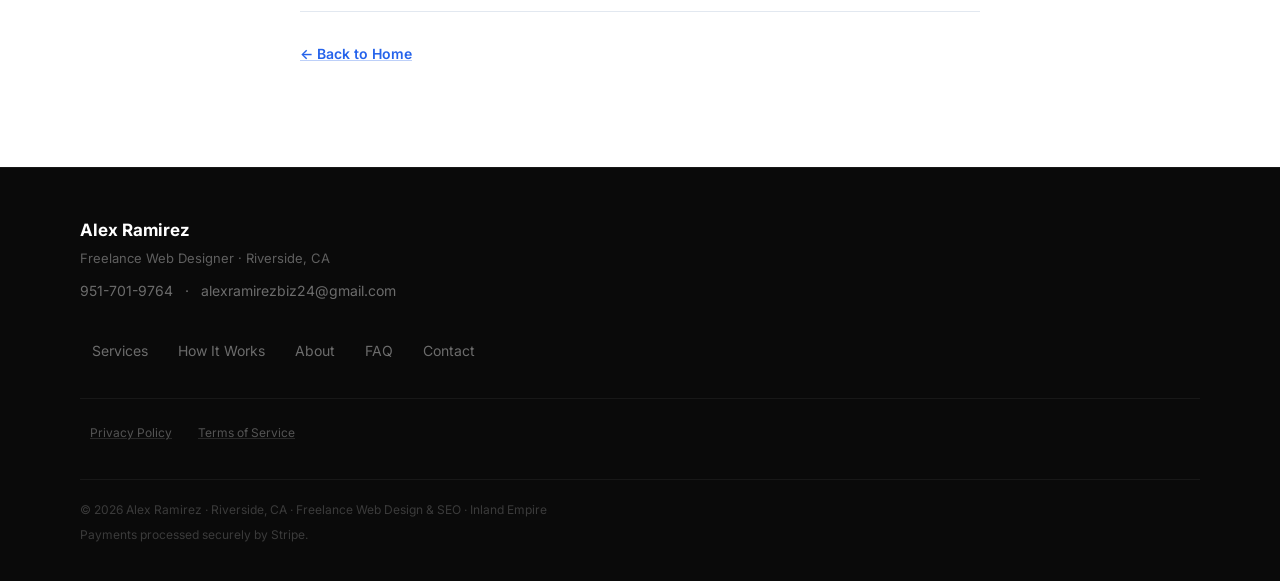
<file: privacy.html>
<!DOCTYPE html>
<html lang="en">
<head>
  <meta charset="UTF-8">
  <meta name="viewport" content="width=device-width, initial-scale=1.0">

  <title>Privacy Policy | Alex Ramirez — Freelance Web Designer Riverside CA</title>
  <meta name="description" content="Privacy Policy for Alex Ramirez, freelance web designer in Riverside, CA. Covers data collection, Web3Forms, Stripe payments, and California CCPA rights.">
  <link rel="canonical" href="https://alexramirez.dev/privacy.html">
  <meta name="robots" content="noindex, follow">

  <!-- Fonts -->
  <link rel="preconnect" href="https://fonts.googleapis.com">
  <link rel="preconnect" href="https://fonts.gstatic.com" crossorigin>
  <link href="https://fonts.googleapis.com/css2?family=Inter:wght@400;500;600;700;800&display=swap" rel="stylesheet" media="print" onload="this.media='all'">
  <noscript><link href="https://fonts.googleapis.com/css2?family=Inter:wght@400;500;600;700;800&display=swap" rel="stylesheet"></noscript>

  <!-- Styles -->
  <link rel="stylesheet" href="styles.css">
  <noscript><style>.reveal,.reveal-left,.reveal-right{opacity:1;transform:none}</style></noscript>
</head>
<body>

  <!-- HEADER -->
  <header id="header" class="header header--scrolled">
    <div class="container header__inner">
      <a href="/" class="header__logo" aria-label="Alex Ramirez — Home">
        <span class="header__logo-name">Alex Ramirez</span>
        <span class="header__logo-dot" aria-hidden="true">·</span>
        <span class="header__logo-loc">Riverside, CA</span>
      </a>
      <nav id="nav" class="header__nav" aria-label="Main navigation">
        <a href="/#services" class="header__nav-link">Services</a>
        <a href="/#process" class="header__nav-link">How It Works</a>
        <a href="/#about" class="header__nav-link">About</a>
        <a href="/#faq" class="header__nav-link">FAQ</a>
        <a href="/#contact" class="btn btn--nav">Get a Free Quote</a>
      </nav>
      <button id="menu-toggle" class="header__hamburger" aria-label="Toggle menu" aria-expanded="false">
        <span></span><span></span><span></span>
      </button>
    </div>
  </header>

  <!-- MOBILE STICKY CTA -->
  <div id="mobile-cta-bar" class="mobile-cta" role="region" aria-label="Quick contact">
    <a href="tel:+19517019764" class="mobile-cta__btn mobile-cta__btn--call">📞 Call Now</a>
    <a href="/#contact" class="mobile-cta__btn mobile-cta__btn--quote">Get a Free Quote</a>
  </div>

  <main>
    <section class="policy-page section-pad">
      <div class="container policy-page__inner">

        <div class="policy-page__back">
          <a href="/" class="policy-page__back-link">&larr; Back to Home</a>
        </div>

        <h1 class="policy-page__h1">Privacy Policy</h1>
        <p class="policy-page__meta">Effective Date: June 14, 2026 &nbsp;&middot;&nbsp; Alex Ramirez &nbsp;&middot;&nbsp; Riverside, CA</p>

        <div class="policy-page__body">

          <h2>1. Who We Are</h2>
          <p>This Privacy Policy applies to the freelance web design services provided by Alex Ramirez, an independent contractor based in Riverside, California ("Alex," "I," "me," or "my"). This site is located at <strong>alexramirez.dev</strong>.</p>
          <p>If you have any questions about this policy, contact me directly:</p>
          <ul>
            <li><strong>Email:</strong> <a href="mailto:alexramirezbiz24@gmail.com">alexramirezbiz24@gmail.com</a></li>
            <li><strong>Phone:</strong> <a href="tel:+19517019764">951-701-9764</a></li>
          </ul>

          <h2>2. Information I Collect</h2>
          <p>When you submit a contact or quote request form on this site, the following information is collected:</p>
          <ul>
            <li>Your <strong>name</strong></li>
            <li>Your <strong>phone number</strong></li>
            <li>Your <strong>email address</strong></li>
            <li>A brief <strong>description of your business</strong> or the service you are inquiring about</li>
          </ul>
          <p>I do not collect any other personal data through this website. I do not use cookies, analytics tracking, or any third-party advertising tools. There is no Google Analytics or similar tracking on this site.</p>

          <h2>3. How Your Information Is Used</h2>
          <p>The information you submit is used solely for the following purposes:</p>
          <ul>
            <li>To respond to your inquiry about web design or digital marketing services</li>
            <li>To prepare and send a Stripe invoice if you choose to become a client</li>
            <li>To fulfill the services described in your signed service contract</li>
          </ul>
          <p>I do not sell, rent, trade, or share your personal information with any third party for marketing purposes.</p>

          <h2>4. Third-Party Service Providers</h2>
          <p>I use the following third-party services in the course of my business:</p>

          <h3>Web3Forms (Form Processing)</h3>
          <p>Contact and quote request forms on this site are processed by <strong>Web3Forms</strong>, a third-party form submission service. When you submit a form, your name, phone number, email address, and message are transmitted to Web3Forms' servers and forwarded to my email inbox. Web3Forms may retain submission data in accordance with their own privacy policy. You can review Web3Forms' privacy practices at <a href="https://web3forms.com" target="_blank" rel="noopener noreferrer">web3forms.com</a>.</p>

          <h3>Stripe (Payment Processing)</h3>
          <p>All payments for services are processed through <strong>Stripe</strong>, a third-party payment processor. When a Stripe invoice is sent to you, any payment information you provide (such as credit card details) is entered directly into Stripe's secure platform. I do not collect, store, or have access to your payment card information. Stripe's privacy policy is available at <a href="https://stripe.com/privacy" target="_blank" rel="noopener noreferrer">stripe.com/privacy</a>.</p>

          <h2>5. Cookies and Tracking</h2>
          <p>This website does not use cookies, tracking pixels, or any form of behavioral analytics. No data about your browsing behavior on this site is collected or stored.</p>

          <h2>6. Data Retention</h2>
          <p>Form submissions are retained in my email inbox for as long as necessary to respond to your inquiry and to maintain business records in connection with any active or completed service contracts. Payment records are retained by Stripe as required by applicable law.</p>

          <h2>7. California Residents — Your Rights Under the CCPA</h2>
          <p>If you are a California resident, the California Consumer Privacy Act (CCPA) grants you the following rights with respect to your personal information:</p>
          <ul>
            <li><strong>Right to Know:</strong> You have the right to request disclosure of the categories and specific pieces of personal information I have collected about you, the categories of sources from which it was collected, the business purpose for collecting it, and the categories of third parties with whom it was shared.</li>
            <li><strong>Right to Delete:</strong> You have the right to request that I delete personal information I have collected about you, subject to certain exceptions permitted by law.</li>
            <li><strong>Right to Non-Discrimination:</strong> I will not discriminate against you for exercising any of your CCPA rights.</li>
          </ul>
          <p>To submit a rights request, contact me at <a href="mailto:alexramirezbiz24@gmail.com">alexramirezbiz24@gmail.com</a> or <a href="tel:+19517019764">951-701-9764</a>. I will respond within 45 days as required by California law.</p>
          <p>Note: Because I do not sell personal information, opt-out rights related to data sales do not apply.</p>

          <h2>8. Children's Privacy</h2>
          <p>This website is not directed to individuals under the age of 18. I do not knowingly collect personal information from minors.</p>

          <h2>9. Changes to This Policy</h2>
          <p>I may update this Privacy Policy from time to time. The effective date at the top of this page reflects when the policy was last revised. Continued use of this site after any changes constitutes your acceptance of the updated policy.</p>

          <h2>10. Contact</h2>
          <p>For any privacy-related questions or to submit a data request, contact:</p>
          <ul>
            <li><strong>Alex Ramirez</strong></li>
            <li>Riverside, CA</li>
            <li>Email: <a href="mailto:alexramirezbiz24@gmail.com">alexramirezbiz24@gmail.com</a></li>
            <li>Phone: <a href="tel:+19517019764">951-701-9764</a></li>
          </ul>

        </div><!-- /.policy-page__body -->

        <div class="policy-page__back policy-page__back--bottom">
          <a href="/" class="policy-page__back-link">&larr; Back to Home</a>
        </div>

      </div>
    </section>
  </main>

  <!-- FOOTER -->
  <footer class="footer">
    <div class="container footer__inner">
      <div class="footer__brand">
        <div class="footer__name">Alex Ramirez</div>
        <div class="footer__sub">Freelance Web Designer · Riverside, CA</div>
        <div class="footer__links">
          <a href="tel:+19517019764">951-701-9764</a>
          <span aria-hidden="true">·</span>
          <a href="mailto:alexramirezbiz24@gmail.com">alexramirezbiz24@gmail.com</a>
        </div>
      </div>
      <nav class="footer__nav" aria-label="Footer navigation">
        <a href="/#services">Services</a>
        <a href="/#process">How It Works</a>
        <a href="/#about">About</a>
        <a href="/#faq">FAQ</a>
        <a href="/#contact">Contact</a>
      </nav>
      <div class="footer__legal">
        <a href="/privacy.html">Privacy Policy</a>
        <a href="/terms.html">Terms of Service</a>
      </div>
      <div class="footer__bottom">
        <p>&copy; 2026 Alex Ramirez · Riverside, CA · Freelance Web Design &amp; SEO · Inland Empire</p>
        <p class="footer__bottom-stripe">Payments processed securely by Stripe.</p>
      </div>
    </div>
  </footer>

  <script src="main.js"></script>
</body>
</html>
</file>
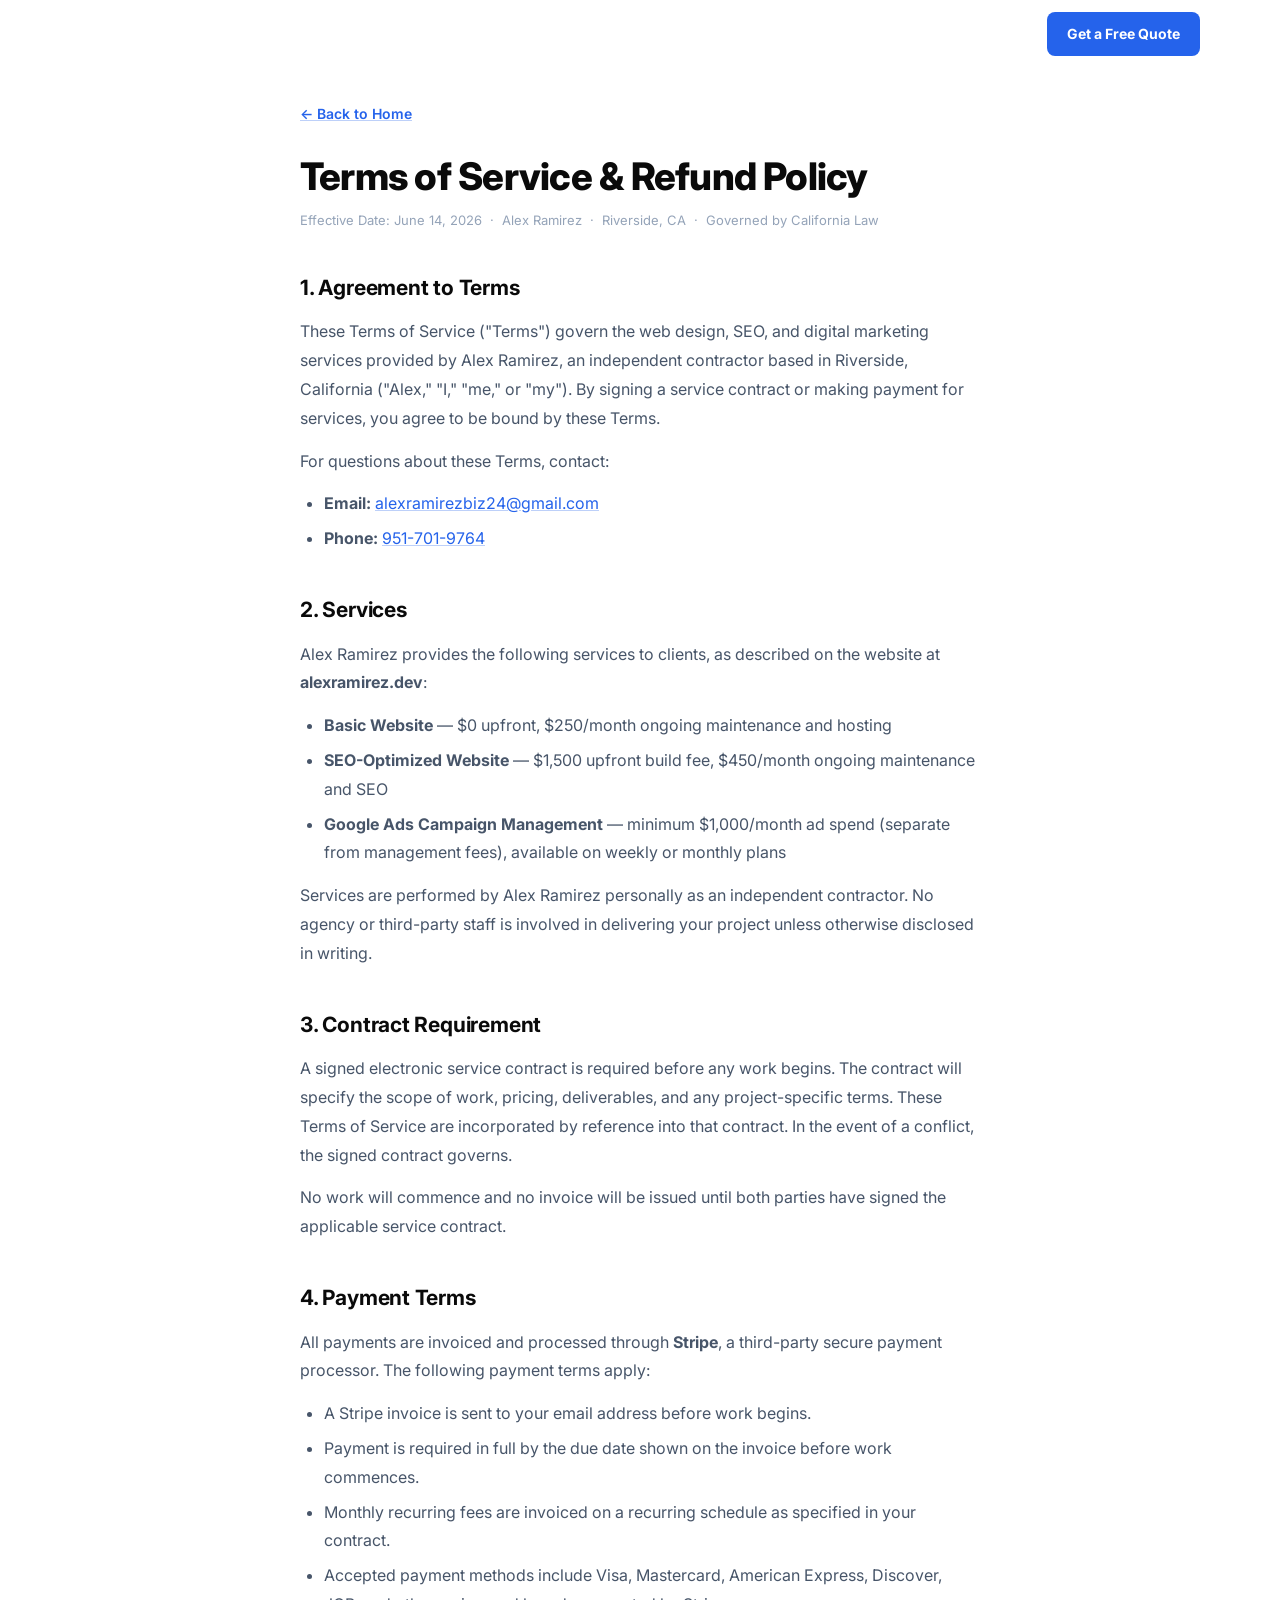
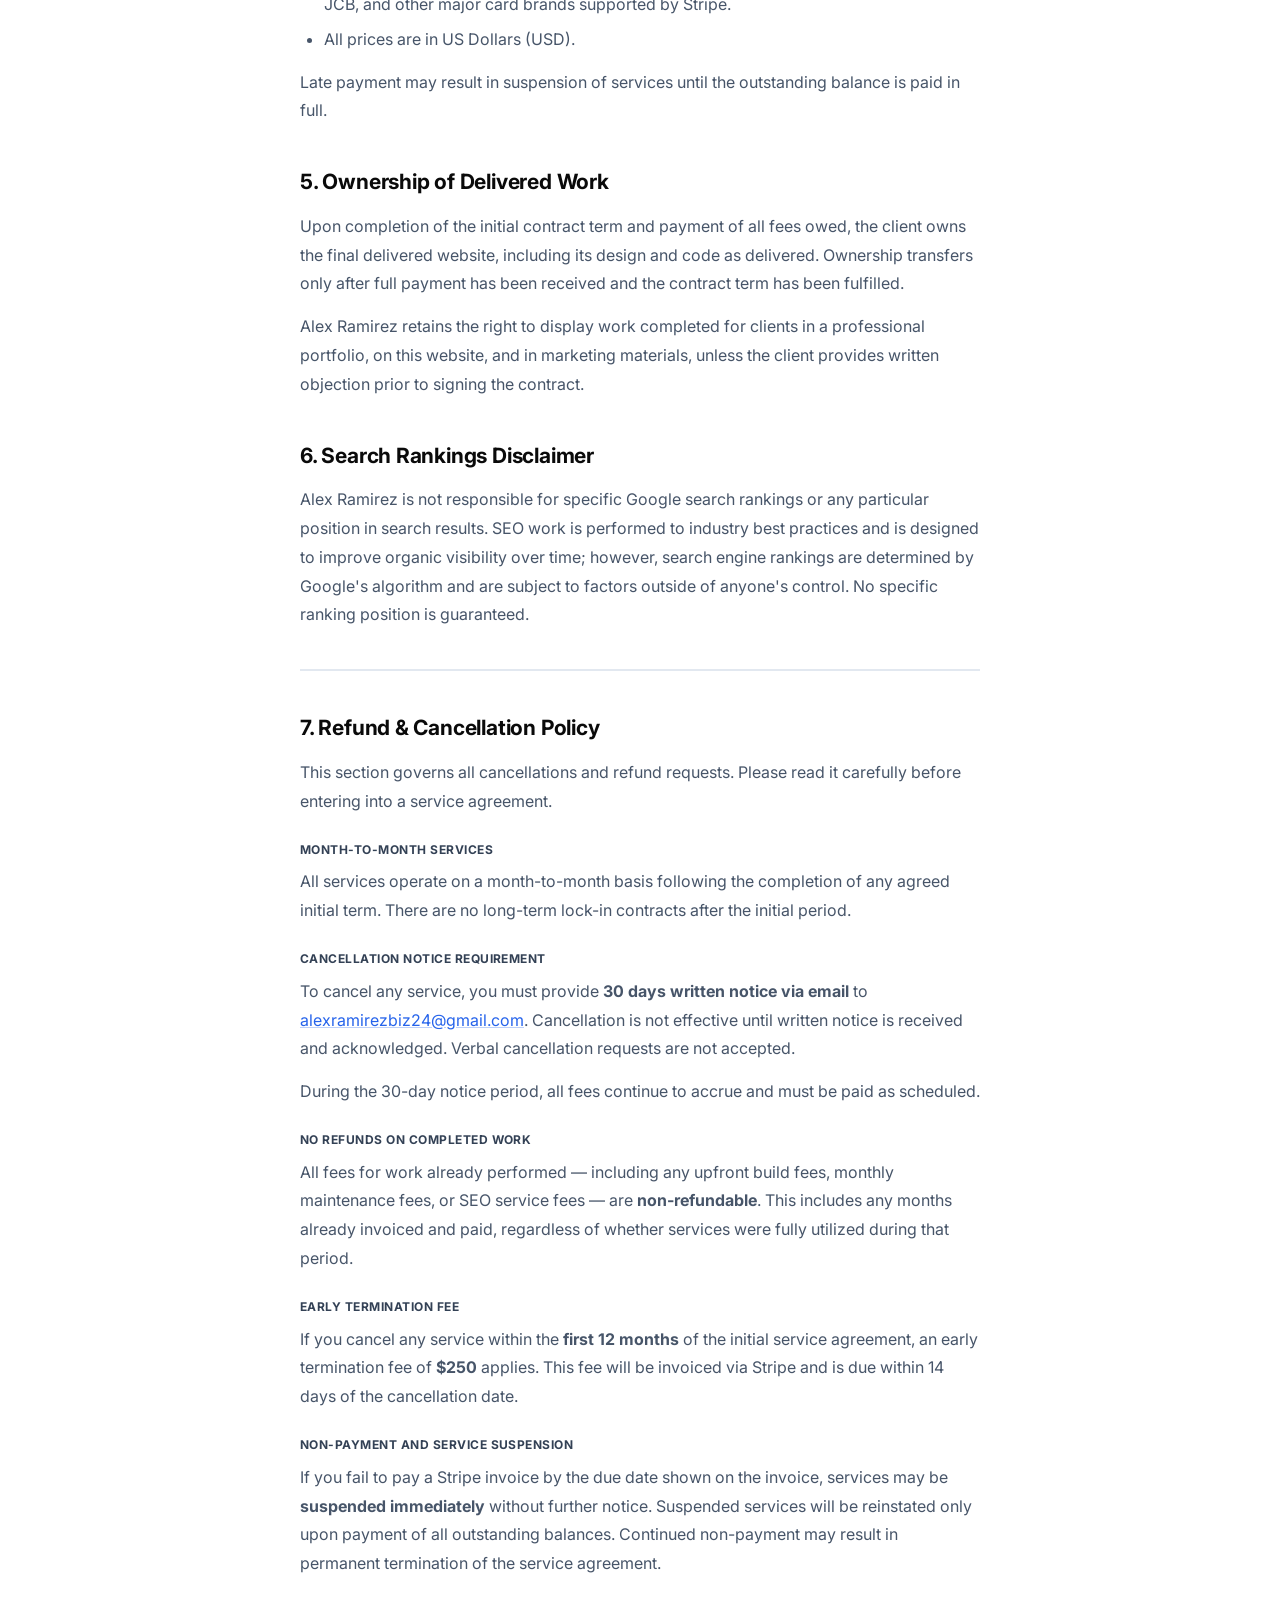
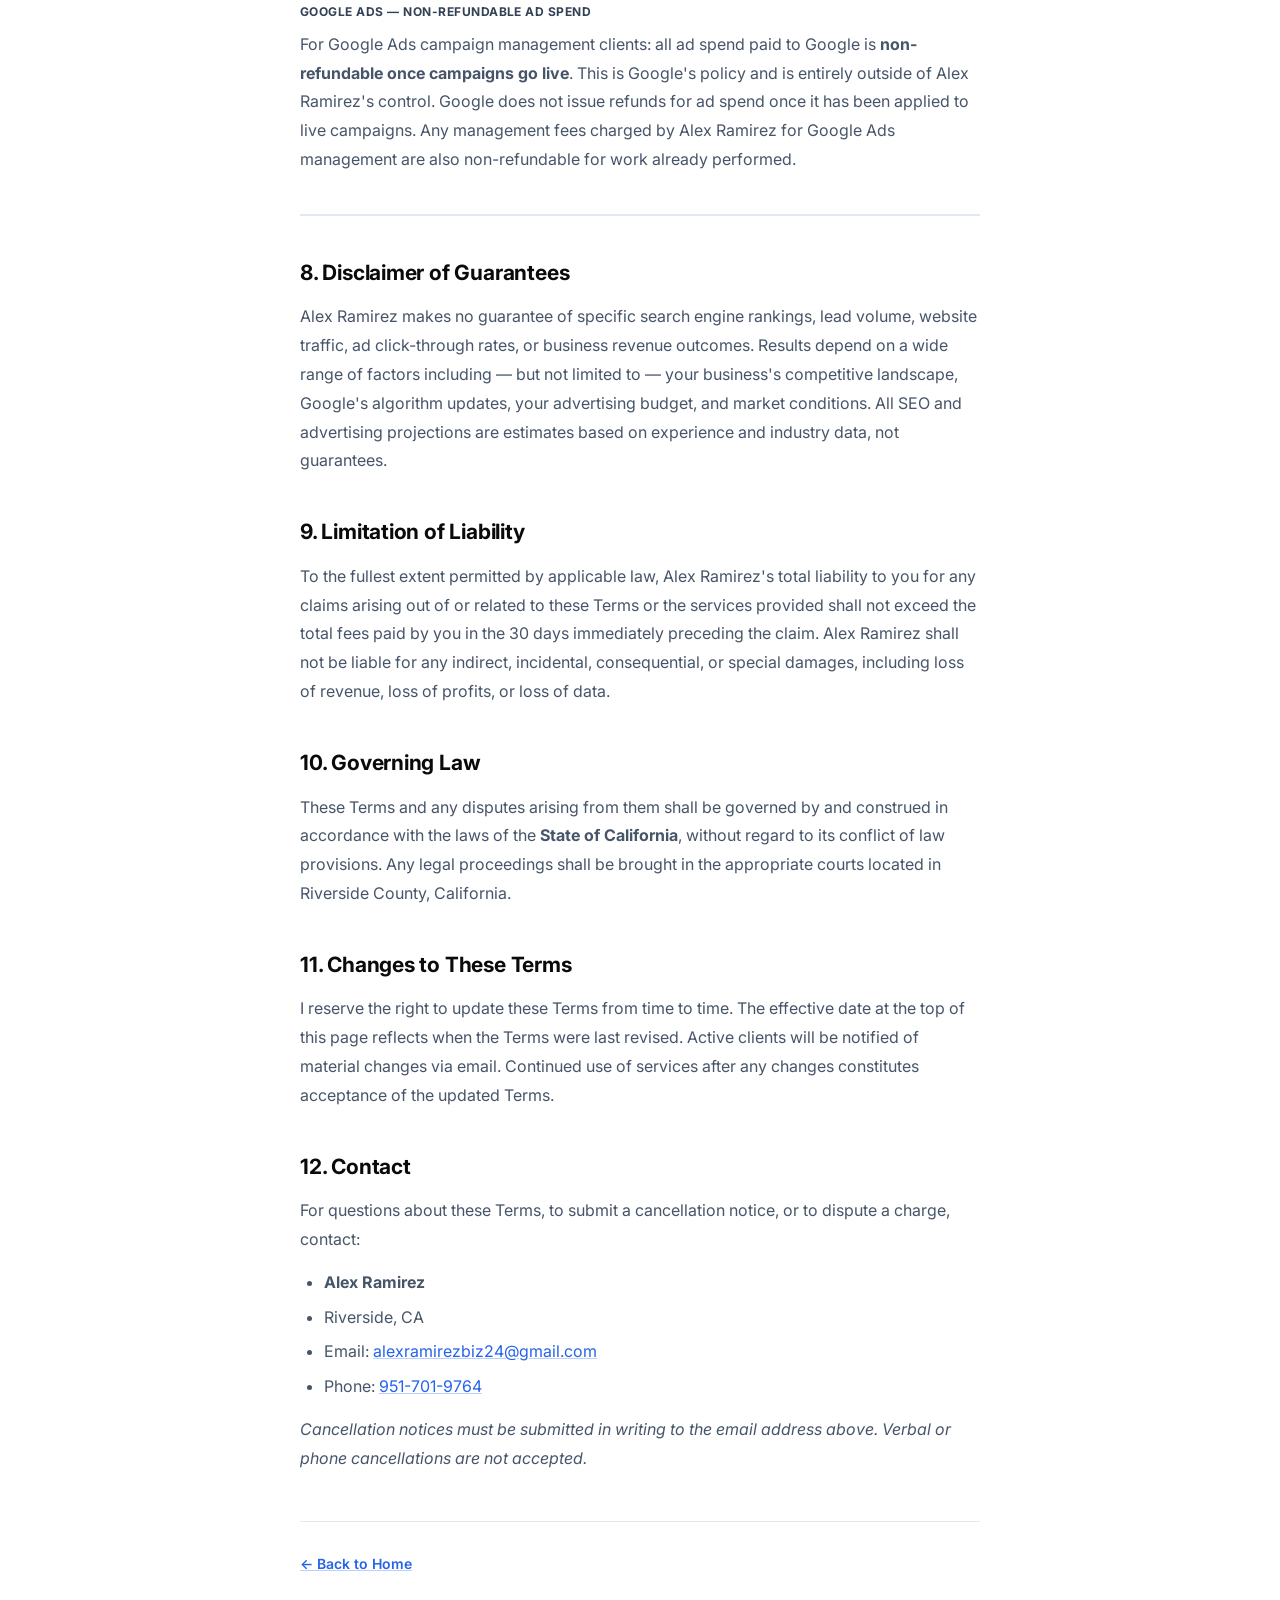
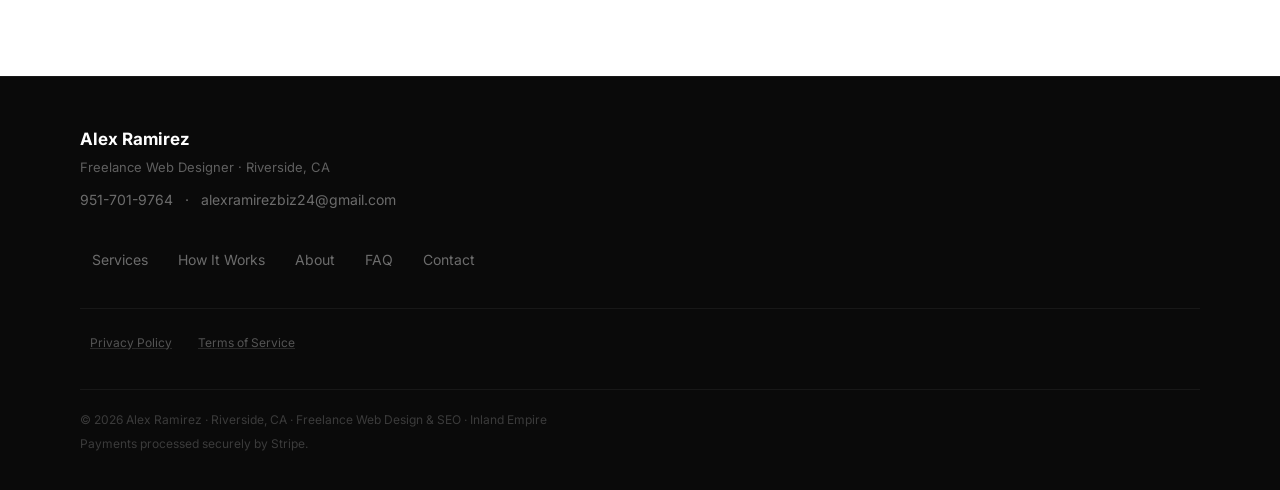
<file: terms.html>
<!DOCTYPE html>
<html lang="en">
<head>
  <meta charset="UTF-8">
  <meta name="viewport" content="width=device-width, initial-scale=1.0">

  <title>Terms of Service & Refund Policy | Alex Ramirez — Freelance Web Designer Riverside CA</title>
  <meta name="description" content="Terms of Service and Refund/Cancellation Policy for Alex Ramirez, freelance web designer in Riverside, CA. Month-to-month services, 30-day cancellation notice, Stripe invoicing.">
  <link rel="canonical" href="https://alexramirez.dev/terms.html">
  <meta name="robots" content="noindex, follow">

  <!-- Fonts -->
  <link rel="preconnect" href="https://fonts.googleapis.com">
  <link rel="preconnect" href="https://fonts.gstatic.com" crossorigin>
  <link href="https://fonts.googleapis.com/css2?family=Inter:wght@400;500;600;700;800&display=swap" rel="stylesheet" media="print" onload="this.media='all'">
  <noscript><link href="https://fonts.googleapis.com/css2?family=Inter:wght@400;500;600;700;800&display=swap" rel="stylesheet"></noscript>

  <!-- Styles -->
  <link rel="stylesheet" href="styles.css">
  <noscript><style>.reveal,.reveal-left,.reveal-right{opacity:1;transform:none}</style></noscript>
</head>
<body>

  <!-- HEADER -->
  <header id="header" class="header header--scrolled">
    <div class="container header__inner">
      <a href="/" class="header__logo" aria-label="Alex Ramirez — Home">
        <span class="header__logo-name">Alex Ramirez</span>
        <span class="header__logo-dot" aria-hidden="true">·</span>
        <span class="header__logo-loc">Riverside, CA</span>
      </a>
      <nav id="nav" class="header__nav" aria-label="Main navigation">
        <a href="/#services" class="header__nav-link">Services</a>
        <a href="/#process" class="header__nav-link">How It Works</a>
        <a href="/#about" class="header__nav-link">About</a>
        <a href="/#faq" class="header__nav-link">FAQ</a>
        <a href="/#contact" class="btn btn--nav">Get a Free Quote</a>
      </nav>
      <button id="menu-toggle" class="header__hamburger" aria-label="Toggle menu" aria-expanded="false">
        <span></span><span></span><span></span>
      </button>
    </div>
  </header>

  <!-- MOBILE STICKY CTA -->
  <div id="mobile-cta-bar" class="mobile-cta" role="region" aria-label="Quick contact">
    <a href="tel:+19517019764" class="mobile-cta__btn mobile-cta__btn--call">📞 Call Now</a>
    <a href="/#contact" class="mobile-cta__btn mobile-cta__btn--quote">Get a Free Quote</a>
  </div>

  <main>
    <section class="policy-page section-pad">
      <div class="container policy-page__inner">

        <div class="policy-page__back">
          <a href="/" class="policy-page__back-link">&larr; Back to Home</a>
        </div>

        <h1 class="policy-page__h1">Terms of Service &amp; Refund Policy</h1>
        <p class="policy-page__meta">Effective Date: June 14, 2026 &nbsp;&middot;&nbsp; Alex Ramirez &nbsp;&middot;&nbsp; Riverside, CA &nbsp;&middot;&nbsp; Governed by California Law</p>

        <div class="policy-page__body">

          <h2>1. Agreement to Terms</h2>
          <p>These Terms of Service ("Terms") govern the web design, SEO, and digital marketing services provided by Alex Ramirez, an independent contractor based in Riverside, California ("Alex," "I," "me," or "my"). By signing a service contract or making payment for services, you agree to be bound by these Terms.</p>
          <p>For questions about these Terms, contact:</p>
          <ul>
            <li><strong>Email:</strong> <a href="mailto:alexramirezbiz24@gmail.com">alexramirezbiz24@gmail.com</a></li>
            <li><strong>Phone:</strong> <a href="tel:+19517019764">951-701-9764</a></li>
          </ul>

          <h2>2. Services</h2>
          <p>Alex Ramirez provides the following services to clients, as described on the website at <strong>alexramirez.dev</strong>:</p>
          <ul>
            <li><strong>Basic Website</strong> — $0 upfront, $250/month ongoing maintenance and hosting</li>
            <li><strong>SEO-Optimized Website</strong> — $1,500 upfront build fee, $450/month ongoing maintenance and SEO</li>
            <li><strong>Google Ads Campaign Management</strong> — minimum $1,000/month ad spend (separate from management fees), available on weekly or monthly plans</li>
          </ul>
          <p>Services are performed by Alex Ramirez personally as an independent contractor. No agency or third-party staff is involved in delivering your project unless otherwise disclosed in writing.</p>

          <h2>3. Contract Requirement</h2>
          <p>A signed electronic service contract is required before any work begins. The contract will specify the scope of work, pricing, deliverables, and any project-specific terms. These Terms of Service are incorporated by reference into that contract. In the event of a conflict, the signed contract governs.</p>
          <p>No work will commence and no invoice will be issued until both parties have signed the applicable service contract.</p>

          <h2>4. Payment Terms</h2>
          <p>All payments are invoiced and processed through <strong>Stripe</strong>, a third-party secure payment processor. The following payment terms apply:</p>
          <ul>
            <li>A Stripe invoice is sent to your email address before work begins.</li>
            <li>Payment is required in full by the due date shown on the invoice before work commences.</li>
            <li>Monthly recurring fees are invoiced on a recurring schedule as specified in your contract.</li>
            <li>Accepted payment methods include Visa, Mastercard, American Express, Discover, JCB, and other major card brands supported by Stripe.</li>
            <li>All prices are in US Dollars (USD).</li>
          </ul>
          <p>Late payment may result in suspension of services until the outstanding balance is paid in full.</p>

          <h2>5. Ownership of Delivered Work</h2>
          <p>Upon completion of the initial contract term and payment of all fees owed, the client owns the final delivered website, including its design and code as delivered. Ownership transfers only after full payment has been received and the contract term has been fulfilled.</p>
          <p>Alex Ramirez retains the right to display work completed for clients in a professional portfolio, on this website, and in marketing materials, unless the client provides written objection prior to signing the contract.</p>

          <h2>6. Search Rankings Disclaimer</h2>
          <p>Alex Ramirez is not responsible for specific Google search rankings or any particular position in search results. SEO work is performed to industry best practices and is designed to improve organic visibility over time; however, search engine rankings are determined by Google's algorithm and are subject to factors outside of anyone's control. No specific ranking position is guaranteed.</p>

          <hr class="policy-page__rule">

          <h2>7. Refund &amp; Cancellation Policy</h2>
          <p>This section governs all cancellations and refund requests. Please read it carefully before entering into a service agreement.</p>

          <h3>Month-to-Month Services</h3>
          <p>All services operate on a month-to-month basis following the completion of any agreed initial term. There are no long-term lock-in contracts after the initial period.</p>

          <h3>Cancellation Notice Requirement</h3>
          <p>To cancel any service, you must provide <strong>30 days written notice via email</strong> to <a href="mailto:alexramirezbiz24@gmail.com">alexramirezbiz24@gmail.com</a>. Cancellation is not effective until written notice is received and acknowledged. Verbal cancellation requests are not accepted.</p>
          <p>During the 30-day notice period, all fees continue to accrue and must be paid as scheduled.</p>

          <h3>No Refunds on Completed Work</h3>
          <p>All fees for work already performed — including any upfront build fees, monthly maintenance fees, or SEO service fees — are <strong>non-refundable</strong>. This includes any months already invoiced and paid, regardless of whether services were fully utilized during that period.</p>

          <h3>Early Termination Fee</h3>
          <p>If you cancel any service within the <strong>first 12 months</strong> of the initial service agreement, an early termination fee of <strong>$250</strong> applies. This fee will be invoiced via Stripe and is due within 14 days of the cancellation date.</p>

          <h3>Non-Payment and Service Suspension</h3>
          <p>If you fail to pay a Stripe invoice by the due date shown on the invoice, services may be <strong>suspended immediately</strong> without further notice. Suspended services will be reinstated only upon payment of all outstanding balances. Continued non-payment may result in permanent termination of the service agreement.</p>

          <h3>Google Ads — Non-Refundable Ad Spend</h3>
          <p>For Google Ads campaign management clients: all ad spend paid to Google is <strong>non-refundable once campaigns go live</strong>. This is Google's policy and is entirely outside of Alex Ramirez's control. Google does not issue refunds for ad spend once it has been applied to live campaigns. Any management fees charged by Alex Ramirez for Google Ads management are also non-refundable for work already performed.</p>

          <hr class="policy-page__rule">

          <h2>8. Disclaimer of Guarantees</h2>
          <p>Alex Ramirez makes no guarantee of specific search engine rankings, lead volume, website traffic, ad click-through rates, or business revenue outcomes. Results depend on a wide range of factors including — but not limited to — your business's competitive landscape, Google's algorithm updates, your advertising budget, and market conditions. All SEO and advertising projections are estimates based on experience and industry data, not guarantees.</p>

          <h2>9. Limitation of Liability</h2>
          <p>To the fullest extent permitted by applicable law, Alex Ramirez's total liability to you for any claims arising out of or related to these Terms or the services provided shall not exceed the total fees paid by you in the 30 days immediately preceding the claim. Alex Ramirez shall not be liable for any indirect, incidental, consequential, or special damages, including loss of revenue, loss of profits, or loss of data.</p>

          <h2>10. Governing Law</h2>
          <p>These Terms and any disputes arising from them shall be governed by and construed in accordance with the laws of the <strong>State of California</strong>, without regard to its conflict of law provisions. Any legal proceedings shall be brought in the appropriate courts located in Riverside County, California.</p>

          <h2>11. Changes to These Terms</h2>
          <p>I reserve the right to update these Terms from time to time. The effective date at the top of this page reflects when the Terms were last revised. Active clients will be notified of material changes via email. Continued use of services after any changes constitutes acceptance of the updated Terms.</p>

          <h2>12. Contact</h2>
          <p>For questions about these Terms, to submit a cancellation notice, or to dispute a charge, contact:</p>
          <ul>
            <li><strong>Alex Ramirez</strong></li>
            <li>Riverside, CA</li>
            <li>Email: <a href="mailto:alexramirezbiz24@gmail.com">alexramirezbiz24@gmail.com</a></li>
            <li>Phone: <a href="tel:+19517019764">951-701-9764</a></li>
          </ul>
          <p><em>Cancellation notices must be submitted in writing to the email address above. Verbal or phone cancellations are not accepted.</em></p>

        </div><!-- /.policy-page__body -->

        <div class="policy-page__back policy-page__back--bottom">
          <a href="/" class="policy-page__back-link">&larr; Back to Home</a>
        </div>

      </div>
    </section>
  </main>

  <!-- FOOTER -->
  <footer class="footer">
    <div class="container footer__inner">
      <div class="footer__brand">
        <div class="footer__name">Alex Ramirez</div>
        <div class="footer__sub">Freelance Web Designer · Riverside, CA</div>
        <div class="footer__links">
          <a href="tel:+19517019764">951-701-9764</a>
          <span aria-hidden="true">·</span>
          <a href="mailto:alexramirezbiz24@gmail.com">alexramirezbiz24@gmail.com</a>
        </div>
      </div>
      <nav class="footer__nav" aria-label="Footer navigation">
        <a href="/#services">Services</a>
        <a href="/#process">How It Works</a>
        <a href="/#about">About</a>
        <a href="/#faq">FAQ</a>
        <a href="/#contact">Contact</a>
      </nav>
      <div class="footer__legal">
        <a href="/privacy.html">Privacy Policy</a>
        <a href="/terms.html">Terms of Service</a>
      </div>
      <div class="footer__bottom">
        <p>&copy; 2026 Alex Ramirez · Riverside, CA · Freelance Web Design &amp; SEO · Inland Empire</p>
        <p class="footer__bottom-stripe">Payments processed securely by Stripe.</p>
      </div>
    </div>
  </footer>

  <script src="main.js"></script>
</body>
</html>
</file>
<file: styles.css>
/* ============================================================
   ALEX RAMIREZ — MOBILE-FIRST STYLES
   Default = mobile. Desktop styles added via min-width queries.
   ============================================================ */

/* ── TOKENS ── */
:root {
  --black:    #0a0a0a;
  --dark:     #111827;
  --dark-2:   #1f2937;
  --blue:     #2563eb;
  --blue-dk:  #1d4ed8;
  --blue-lt:  #dbeafe;
  --blue-xlt: #eff6ff;
  --gray-50:  #f8fafc;
  --gray-100: #f1f5f9;
  --gray-200: #e2e8f0;
  --gray-300: #cbd5e1;
  --gray-400: #94a3b8;
  --gray-500: #64748b;
  --gray-600: #475569;
  --gray-700: #334155;
  --white:    #ffffff;

  --radius-sm: 8px;
  --radius-md: 12px;
  --radius-lg: 18px;
  --shadow-sm: 0 1px 4px rgba(0,0,0,0.08);
  --shadow-md: 0 4px 20px rgba(0,0,0,0.10);
  --shadow-lg: 0 8px 40px rgba(0,0,0,0.14);
  --transition: 0.2s ease;
  --font: 'Inter', system-ui, -apple-system, sans-serif;
}

/* ── SCREEN READER ONLY UTILITY ── */
.sr-only {
  position: absolute;
  width: 1px;
  height: 1px;
  padding: 0;
  margin: -1px;
  overflow: hidden;
  clip: rect(0, 0, 0, 0);
  white-space: nowrap;
  border-width: 0;
}

/* ── RESET ── */
*, *::before, *::after { margin: 0; padding: 0; box-sizing: border-box; }
html { scroll-behavior: auto; }
body {
  font-family: var(--font);
  font-size: 16px;
  line-height: 1.65;
  color: var(--gray-700);
  background: var(--white);
  -webkit-font-smoothing: antialiased;
  /* space for sticky mobile CTA bar */
  padding-bottom: 72px;
}
img { display: block; max-width: 100%; }
a { color: inherit; text-decoration: none; }
ul { list-style: none; }
button { font-family: var(--font); cursor: pointer; border: none; background: none; }

/* ── LAYOUT ── */
.container {
  width: 100%;
  padding: 0 20px;
}
@media (min-width: 768px) { .container { padding: 0 32px; } }
@media (min-width: 1200px) { .container { max-width: 1200px; margin: 0 auto; padding: 0 40px; } }

.section-pad { padding: 56px 0; }
@media (min-width: 768px) { .section-pad { padding: 80px 0; } }
@media (min-width: 1024px) { .section-pad { padding: 100px 0; } }

/* ── SECTION LABELS ── */
.section-eyebrow {
  font-size: 11px;
  font-weight: 700;
  letter-spacing: 0.14em;
  text-transform: uppercase;
  color: var(--blue);
  margin-bottom: 8px;
  display: block;
}
.section-eyebrow--light { color: var(--blue-lt); }

.section-h2 {
  font-size: 24px;
  font-weight: 800;
  color: var(--black);
  letter-spacing: -0.02em;
  line-height: 1.2;
  margin-bottom: 12px;
}
@media (min-width: 768px) { .section-h2 { font-size: 32px; } }
@media (min-width: 1024px) { .section-h2 { font-size: 38px; } }
.section-h2--light { color: var(--white); }

.section-sub {
  font-size: 16px;
  color: var(--gray-500);
  line-height: 1.7;
  margin-bottom: 36px;
}
@media (min-width: 768px) { .section-sub { font-size: 17px; margin-bottom: 48px; max-width: 600px; } }

/* ── BUTTONS ── */
.btn {
  display: inline-flex;
  align-items: center;
  justify-content: center;
  gap: 6px;
  font-size: 16px;
  font-weight: 700;
  border-radius: var(--radius-md);
  padding: 15px 24px;
  min-height: 52px;
  transition: var(--transition);
  white-space: nowrap;
  cursor: pointer;
  text-decoration: none;
  -webkit-tap-highlight-color: transparent;
}

.btn--primary {
  background: var(--blue);
  color: var(--white);
  box-shadow: 0 2px 14px rgba(37,99,235,0.4);
  width: 100%;
  text-align: center;
}
@media (min-width: 768px) { .btn--primary { width: auto; } }
.btn--primary:active { background: var(--blue-dk); transform: scale(0.98); }
@media (hover: hover) { .btn--primary:hover { background: var(--blue-dk); transform: translateY(-1px); } }

.btn--ghost {
  background: rgba(255,255,255,0.1);
  color: var(--white);
  border: 1.5px solid rgba(255,255,255,0.25);
  width: 100%;
  text-align: center;
}
@media (min-width: 768px) { .btn--ghost { width: auto; } }
.btn--ghost:active { background: rgba(255,255,255,0.2); }

.btn--nav {
  background: var(--blue);
  color: var(--white);
  padding: 10px 20px;
  font-size: 14px;
  min-height: 40px;
  border-radius: var(--radius-sm);
  width: auto;
}

.btn--card {
  display: flex;
  width: 100%;
  align-items: center;
  justify-content: center;
  min-height: 52px;
  background: transparent;
  color: var(--dark);
  border: 1.5px solid var(--gray-200);
  border-radius: var(--radius-md);
  font-size: 16px;
  font-weight: 700;
  transition: var(--transition);
}
.btn--card:active { background: var(--gray-100); }

.btn--card-light {
  display: flex;
  width: 100%;
  align-items: center;
  justify-content: center;
  min-height: 52px;
  background: var(--white);
  color: var(--black);
  border-radius: var(--radius-md);
  font-size: 16px;
  font-weight: 700;
  transition: var(--transition);
}
.btn--card-light:active { background: var(--gray-100); }

.btn--submit {
  display: flex;
  width: 100%;
  align-items: center;
  justify-content: center;
  min-height: 56px;
  background: var(--blue);
  color: var(--white);
  border-radius: var(--radius-md);
  font-size: 17px;
  font-weight: 700;
  box-shadow: 0 2px 14px rgba(37,99,235,0.35);
  transition: var(--transition);
  -webkit-tap-highlight-color: transparent;
}
.btn--submit:active:not(:disabled) { background: var(--blue-dk); transform: scale(0.98); }
.btn--submit:disabled { opacity: 0.7; cursor: not-allowed; }

/* ── FOCUS VISIBLE — keyboard navigation ── */
.btn:focus-visible,
.btn--nav:focus-visible,
.btn--card:focus-visible,
.btn--card-light:focus-visible,
.btn--submit:focus-visible {
  outline: 3px solid var(--blue);
  outline-offset: 3px;
}
.header__nav-link:focus-visible {
  outline: 2px solid rgba(255,255,255,0.8);
  outline-offset: 2px;
}
.header__hamburger:focus-visible {
  outline: 2px solid rgba(255,255,255,0.8);
  outline-offset: 2px;
}
.form-input:focus-visible {
  outline: 3px solid var(--blue);
  outline-offset: 0;
}
.faq__q:focus-visible {
  outline: 3px solid var(--blue);
  outline-offset: 2px;
  border-radius: var(--radius-sm);
}
.about__contact-item:focus-visible,
.contact__method:focus-visible,
.footer__nav a:focus-visible {
  outline: 3px solid var(--blue);
  outline-offset: 2px;
}

/* ── HEADER ── */
.header {
  position: fixed;
  top: 0; left: 0; right: 0;
  z-index: 100;
  transition: background 0.3s ease, box-shadow 0.3s ease;
}
.header--transparent { background: transparent; }
.header--scrolled {
  background: rgba(10,10,10,0.95);
  backdrop-filter: blur(12px);
  -webkit-backdrop-filter: blur(12px);
  box-shadow: 0 1px 0 rgba(255,255,255,0.06);
}

.header__inner {
  display: flex;
  align-items: center;
  justify-content: space-between;
  height: 60px;
  gap: 16px;
}
@media (min-width: 768px) { .header__inner { height: 68px; } }

.header__logo { display: flex; align-items: center; gap: 6px; flex-shrink: 0; }
.header__logo-name { font-size: 15px; font-weight: 700; color: var(--white); letter-spacing: -0.01em; }
.header__logo-dot, .header__logo-loc { font-size: 12px; color: rgba(255,255,255,0.4); }
@media (max-width: 380px) { .header__logo-dot, .header__logo-loc { display: none; } }

/* Nav — hidden on mobile, visible on desktop */
.header__nav {
  display: none;
}
@media (min-width: 900px) {
  .header__nav {
    display: flex;
    align-items: center;
    gap: 4px;
  }
}

.header__nav-link {
  font-size: 14px;
  font-weight: 500;
  color: rgba(255,255,255,0.75);
  padding: 8px 14px;
  border-radius: var(--radius-sm);
  transition: var(--transition);
}
@media (hover: hover) { .header__nav-link:hover { color: var(--white); background: rgba(255,255,255,0.08); } }

/* Hamburger — visible on mobile */
.header__hamburger {
  display: flex;
  flex-direction: column;
  justify-content: center;
  gap: 5px;
  width: 44px;
  height: 44px;
  padding: 10px;
  border-radius: var(--radius-sm);
  -webkit-tap-highlight-color: transparent;
}
@media (min-width: 900px) { .header__hamburger { display: none; } }

.header__hamburger span {
  display: block;
  height: 2px;
  background: var(--white);
  border-radius: 2px;
  transition: var(--transition);
}
.header__hamburger.active span:nth-child(1) { transform: translateY(7px) rotate(45deg); }
.header__hamburger.active span:nth-child(2) { opacity: 0; }
.header__hamburger.active span:nth-child(3) { transform: translateY(-7px) rotate(-45deg); }

/* Mobile slide-down nav */
.header__nav.active {
  display: flex;
  position: absolute;
  top: 60px; left: 0; right: 0;
  background: rgba(10,10,10,0.98);
  backdrop-filter: blur(16px);
  -webkit-backdrop-filter: blur(16px);
  flex-direction: column;
  align-items: stretch;
  padding: 12px 16px 20px;
  gap: 4px;
  border-bottom: 1px solid rgba(255,255,255,0.08);
}
.header__nav.active .header__nav-link {
  padding: 14px 16px;
  font-size: 17px;
  border-radius: var(--radius-sm);
  border-bottom: 1px solid rgba(255,255,255,0.05);
}
.header__nav.active .btn--nav {
  margin-top: 8px;
  padding: 15px 16px;
  font-size: 17px;
  min-height: 52px;
  text-align: center;
}

/* ── MOBILE STICKY CTA BAR ── */
.mobile-cta {
  display: flex;
  position: fixed;
  bottom: 0; left: 0; right: 0;
  z-index: 99;
  background: rgba(10,10,10,0.97);
  backdrop-filter: blur(10px);
  -webkit-backdrop-filter: blur(10px);
  border-top: 1px solid rgba(255,255,255,0.1);
  padding: 10px 16px calc(10px + env(safe-area-inset-bottom));
  gap: 10px;
}
@media (min-width: 900px) { .mobile-cta { display: none; } }

.mobile-cta__btn {
  flex: 1;
  text-align: center;
  font-size: 15px;
  font-weight: 700;
  padding: 14px 10px;
  border-radius: var(--radius-sm);
  min-height: 50px;
  display: flex;
  align-items: center;
  justify-content: center;
  -webkit-tap-highlight-color: transparent;
  transition: var(--transition);
}
.mobile-cta__btn--call {
  background: rgba(255,255,255,0.1);
  color: var(--white);
  border: 1px solid rgba(255,255,255,0.18);
}
.mobile-cta__btn--call:active { background: rgba(255,255,255,0.2); }
.mobile-cta__btn--quote {
  background: var(--blue);
  color: var(--white);
}
.mobile-cta__btn--quote:active { background: var(--blue-dk); }

/* ── LANGUAGE TOGGLE ── */
.lang-toggle {
  display: flex;
  gap: 8px;
  margin-bottom: 20px;
}
.lang-toggle__btn {
  font-size: 13px;
  font-weight: 600;
  padding: 6px 14px;
  border-radius: 100px;
  border: 1.5px solid rgba(255,255,255,0.2);
  color: rgba(255,255,255,0.45);
  background: transparent;
  cursor: pointer;
  transition: all 0.2s ease;
  -webkit-tap-highlight-color: transparent;
  min-height: 36px;
}
.lang-toggle__btn--active {
  background: rgba(255,255,255,0.12);
  border-color: rgba(255,255,255,0.4);
  color: var(--white);
}
.lang-toggle__btn:active {
  background: rgba(255,255,255,0.18);
}

/* ── HERO ── */
.hero {
  background: var(--black);
  background-image: radial-gradient(ellipse at 50% 0%, rgba(37,99,235,0.18) 0%, transparent 65%);
  padding: 88px 0 52px;
  min-height: 100svh;
  display: flex;
  align-items: center;
}
@media (min-width: 768px) { .hero { padding: 110px 0 72px; } }

.hero__inner {
  display: flex;
  flex-direction: column;
  gap: 36px;
}
@media (min-width: 1024px) {
  .hero__inner {
    display: grid;
    grid-template-columns: 1fr 400px;
    gap: 72px;
    align-items: center;
  }
}

.hero__eyebrow {
  font-size: 11px;
  font-weight: 700;
  letter-spacing: 0.14em;
  text-transform: uppercase;
  color: var(--blue-lt);
  margin-bottom: 14px;
  display: block;
}

.hero__h1 {
  font-size: 30px;
  font-weight: 800;
  color: var(--white);
  letter-spacing: -0.03em;
  line-height: 1.15;
  margin-bottom: 16px;
}
@media (min-width: 480px) { .hero__h1 { font-size: 36px; } }
@media (min-width: 768px) { .hero__h1 { font-size: 44px; } }
@media (min-width: 1024px) { .hero__h1 { font-size: 50px; } }

.hero__sub {
  font-size: 17px;
  color: rgba(255,255,255,0.6);
  line-height: 1.7;
  margin-bottom: 24px;
}
@media (min-width: 768px) { .hero__sub { font-size: 19px; } }

.hero__trust {
  display: grid;
  grid-template-columns: 1fr 1fr;
  gap: 8px 16px;
  margin-bottom: 28px;
}
@media (min-width: 600px) { .hero__trust { display: flex; flex-wrap: wrap; gap: 8px 24px; } }

.hero__trust span {
  font-size: 13px;
  font-weight: 500;
  color: rgba(255,255,255,0.45);
}

.hero__ctas {
  display: flex;
  flex-direction: column;
  gap: 12px;
}
@media (min-width: 480px) {
  .hero__ctas { flex-direction: row; }
  .hero__ctas .btn { flex: 1; }
}

/* Hero Card */
.hero__card-wrap { width: 100%; }
@media (min-width: 1024px) { .hero__card-wrap { flex-shrink: 0; } }

.hero__card {
  background: rgba(255,255,255,0.05);
  border: 1px solid rgba(255,255,255,0.12);
  border-radius: var(--radius-lg);
  padding: 28px 24px;
}
@media (min-width: 768px) { .hero__card { padding: 36px 32px; } }

.hero__card-title {
  font-size: 22px;
  font-weight: 800;
  color: var(--white);
  margin-bottom: 4px;
}

.hero__card-sub {
  font-size: 14px;
  color: rgba(255,255,255,0.4);
  margin-bottom: 22px;
}

/* ── FORMS ── */
.form-group { margin-bottom: 12px; }

.form-input {
  width: 100%;
  padding: 14px 16px;
  min-height: 52px;
  background: rgba(255,255,255,0.07);
  border: 1px solid rgba(255,255,255,0.14);
  border-radius: var(--radius-sm);
  color: var(--white);
  font-size: 16px; /* 16px prevents iOS zoom */
  font-family: var(--font);
  transition: var(--transition);
  outline: none;
  -webkit-appearance: none;
  -moz-appearance: none;
  appearance: none;
}
.form-input::placeholder { color: rgba(255,255,255,0.35); }
.form-input:focus { border-color: var(--blue); background: rgba(37,99,235,0.1); }

.form-select {
  cursor: pointer;
  background-image: url("data:image/svg+xml,%3Csvg xmlns='http://www.w3.org/2000/svg' width='14' height='14' viewBox='0 0 24 24' fill='none' stroke='rgba(255,255,255,0.4)' stroke-width='2.5'%3E%3Cpolyline points='6 9 12 15 18 9'/%3E%3C/svg%3E");
  background-repeat: no-repeat;
  background-position: right 16px center;
  padding-right: 44px;
}
.form-select option { background: var(--dark); color: var(--white); }

.form-textarea {
  resize: vertical;
  min-height: 90px;
  line-height: 1.6;
}

/* Contact card form — light background */
.contact__form-card .form-input {
  background: var(--white);
  border: 1.5px solid var(--gray-200);
  color: var(--dark);
}
.contact__form-card .form-input::placeholder { color: var(--gray-400); }
.contact__form-card .form-input:focus { border-color: var(--blue); background: var(--blue-xlt); }
.contact__form-card .form-select {
  background-image: url("data:image/svg+xml,%3Csvg xmlns='http://www.w3.org/2000/svg' width='14' height='14' viewBox='0 0 24 24' fill='none' stroke='%2394a3b8' stroke-width='2.5'%3E%3Cpolyline points='6 9 12 15 18 9'/%3E%3C/svg%3E");
  color: var(--dark);
  background-color: var(--white);
}
.contact__form-card .form-select option { background: var(--white); color: var(--dark); }
.contact__form-card .form-select option:disabled { color: var(--gray-400); }

/* ── SERVICES ── */
.services { background: var(--white); }

.services__grid {
  display: flex;
  flex-direction: column;
  gap: 20px;
}
@media (min-width: 768px) {
  .services__grid { gap: 24px; max-width: 560px; margin: 0 auto; }
}
@media (min-width: 1024px) {
  .services__grid { display: grid; grid-template-columns: repeat(3, 1fr); max-width: none; margin: 0; gap: 24px; align-items: start; }
}

.service-card {
  background: var(--white);
  border: 1.5px solid var(--gray-200);
  border-radius: var(--radius-lg);
  padding: 28px 24px;
  display: flex;
  flex-direction: column;
  position: relative;
  transition: var(--transition);
}
@media (min-width: 768px) { .service-card { padding: 32px 28px; } }

.service-card--dark {
  background: var(--dark);
  border-color: var(--dark);
  color: var(--white);
}

.service-card__badge {
  position: absolute;
  top: -14px;
  left: 50%;
  transform: translateX(-50%);
  background: var(--blue);
  color: var(--white);
  font-size: 11px;
  font-weight: 700;
  letter-spacing: 0.08em;
  text-transform: uppercase;
  padding: 4px 16px;
  border-radius: 100px;
  white-space: nowrap;
}

.service-card__top { margin-bottom: 20px; }

.service-card__tier {
  font-size: 11px;
  font-weight: 700;
  text-transform: uppercase;
  letter-spacing: 0.1em;
  color: var(--blue);
  margin-bottom: 6px;
  display: block;
}
.service-card__tier--light { color: var(--blue-lt); }

.service-card__name {
  font-size: 20px;
  font-weight: 800;
  color: var(--black);
  margin-bottom: 14px;
  letter-spacing: -0.01em;
}
.service-card--dark .service-card__name { color: var(--white); }

.price-big {
  font-size: 46px;
  font-weight: 800;
  color: var(--black);
  letter-spacing: -0.04em;
  line-height: 1;
}
.service-card--dark .price-big { color: var(--white); }

.price-unit {
  font-size: 16px;
  font-weight: 500;
  color: var(--gray-500);
}
.service-card--dark .price-unit { color: rgba(255,255,255,0.5); }

.price-monthly {
  font-size: 15px;
  font-weight: 600;
  color: var(--gray-500);
  margin-top: 4px;
}
.service-card--dark .price-monthly { color: rgba(255,255,255,0.5); }

.service-card__desc {
  font-size: 15px;
  color: var(--gray-500);
  line-height: 1.65;
  margin-top: 10px;
}
.service-card--dark .service-card__desc { color: rgba(255,255,255,0.55); }

.service-card__features {
  margin: 20px 0 24px;
  display: flex;
  flex-direction: column;
  gap: 10px;
  flex: 1;
}

.service-card__features li {
  font-size: 15px;
  color: var(--gray-600);
  padding-left: 22px;
  position: relative;
  line-height: 1.5;
}
.service-card--dark .service-card__features li { color: rgba(255,255,255,0.65); }

.service-card__features li::before {
  content: '✓';
  position: absolute;
  left: 0;
  color: var(--blue);
  font-weight: 700;
  font-size: 14px;
}
.service-card--dark .service-card__features li::before { color: #60a5fa; }

.service-card__note {
  font-size: 12px;
  color: var(--gray-400);
  font-style: italic;
  margin-bottom: 20px;
  line-height: 1.6;
}

/* ── PROCESS ── */
.process { background: var(--gray-50); }

.process__steps {
  display: flex;
  flex-direction: column;
}

.process__step {
  display: flex;
  gap: 20px;
  align-items: flex-start;
  padding: 28px 0;
  border-bottom: 1px solid var(--gray-200);
}
.process__step:last-child { border-bottom: none; }
@media (min-width: 768px) { .process__step { gap: 32px; padding: 36px 0; } }

.process__num {
  font-size: 36px;
  font-weight: 800;
  color: var(--gray-200);
  letter-spacing: -0.04em;
  line-height: 1;
  flex-shrink: 0;
  width: 56px;
  text-align: left;
}
@media (min-width: 768px) { .process__num { font-size: 48px; width: 72px; } }

.process__body { padding-top: 2px; }

.process__title {
  font-size: 18px;
  font-weight: 700;
  color: var(--black);
  letter-spacing: -0.01em;
  margin-bottom: 6px;
}
@media (min-width: 768px) { .process__title { font-size: 21px; } }

.process__desc {
  font-size: 15px;
  color: var(--gray-500);
  line-height: 1.75;
}
@media (min-width: 768px) { .process__desc { font-size: 16px; max-width: 600px; } }

.process__desc a {
  color: var(--blue);
  font-weight: 600;
  text-decoration: underline;
  text-decoration-color: rgba(37,99,235,0.3);
}

/* ── ABOUT ── */
.about { background: var(--white); }

.about__inner {
  display: flex;
  flex-direction: column;
  gap: 40px;
}
@media (min-width: 1024px) {
  .about__inner { display: grid; grid-template-columns: 1fr 320px; gap: 80px; align-items: start; }
}

.about__text p {
  font-size: 16px;
  color: var(--gray-600);
  line-height: 1.8;
  margin-bottom: 16px;
}
@media (min-width: 768px) { .about__text p { font-size: 17px; } }

.about__contacts {
  margin-top: 28px;
  display: flex;
  flex-direction: column;
  gap: 14px;
}

.about__contact-item {
  display: flex;
  align-items: center;
  gap: 12px;
  font-size: 16px;
  color: var(--gray-700);
  font-weight: 500;
  padding: 12px 14px;
  background: var(--gray-50);
  border-radius: var(--radius-sm);
  border: 1px solid var(--gray-100);
  min-height: 52px;
}
a.about__contact-item { transition: var(--transition); }
a.about__contact-item:active { background: var(--blue-xlt); border-color: var(--blue-lt); }

.about__contact-icon { font-size: 18px; flex-shrink: 0; }

.about__card-wrap { }
@media (min-width: 1024px) { .about__card-wrap { position: sticky; top: 88px; } }

.about__card {
  background: var(--dark);
  border-radius: var(--radius-lg);
  padding: 28px 24px;
}
@media (min-width: 768px) { .about__card { padding: 36px 32px; } }

.about__card-item { padding: 20px 0; }
.about__card-item:first-child { padding-top: 4px; }

.about__card-value {
  font-size: 30px;
  font-weight: 800;
  color: var(--white);
  letter-spacing: -0.03em;
  line-height: 1;
  margin-bottom: 4px;
}

.about__card-label {
  font-size: 13px;
  color: rgba(255,255,255,0.45);
}

.about__card-divider { height: 1px; background: rgba(255,255,255,0.08); }

.btn--card-cta { margin-top: 24px; display: flex; text-align: center; }

/* ── FAQ ── */
.faq { background: var(--gray-50); }

.faq__list { }
@media (min-width: 768px) { .faq__list { max-width: 760px; margin: 0 auto; } }

.faq__item { border-bottom: 1px solid var(--gray-200); }
.faq__item:first-child { border-top: 1px solid var(--gray-200); }

.faq__q {
  width: 100%;
  display: flex;
  justify-content: space-between;
  align-items: center;
  gap: 16px;
  padding: 20px 0;
  min-height: 64px;
  font-size: 16px;
  font-weight: 600;
  color: var(--dark);
  text-align: left;
  background: none;
  border: none;
  cursor: pointer;
  -webkit-tap-highlight-color: transparent;
  transition: color var(--transition);
}
@media (min-width: 768px) { .faq__q { font-size: 17px; min-height: 68px; } }
.faq__q:active { color: var(--blue); }
@media (hover: hover) { .faq__q:hover { color: var(--blue); } }

.faq__chevron {
  flex-shrink: 0;
  color: var(--gray-400);
  transition: transform 0.3s ease;
  display: flex;
}
.faq__item--open .faq__chevron { transform: rotate(180deg); color: var(--blue); }

.faq__a {
  max-height: 0;
  overflow: hidden;
  transition: max-height 0.35s ease;
}
.faq__item--open .faq__a { max-height: 1000px; }

.faq__a p {
  font-size: 15px;
  color: var(--gray-500);
  line-height: 1.8;
  padding-bottom: 22px;
}
@media (min-width: 768px) { .faq__a p { font-size: 16px; } }

.faq__a a { color: var(--blue); text-decoration: underline; text-decoration-color: rgba(37,99,235,0.3); }

/* ── CONTACT ── */
.contact { background: var(--dark); }

.contact__inner {
  display: flex;
  flex-direction: column-reverse; /* form first on mobile */
  gap: 48px;
}
@media (min-width: 1024px) {
  .contact__inner { display: grid; grid-template-columns: 1fr 480px; gap: 80px; align-items: start; }
}

.contact__sub {
  font-size: 16px;
  color: rgba(255,255,255,0.55);
  margin-bottom: 32px;
  line-height: 1.7;
}
@media (min-width: 768px) { .contact__sub { font-size: 18px; } }

.contact__methods {
  display: flex;
  flex-direction: column;
  gap: 12px;
  margin-bottom: 32px;
}

.contact__method {
  display: flex;
  align-items: center;
  gap: 14px;
  padding: 16px 18px;
  min-height: 64px;
  background: rgba(255,255,255,0.05);
  border: 1px solid rgba(255,255,255,0.08);
  border-radius: var(--radius-md);
  transition: var(--transition);
}
a.contact__method:active { background: rgba(255,255,255,0.1); }

.contact__method-icon { font-size: 22px; flex-shrink: 0; }
.contact__method-label {
  font-size: 11px;
  font-weight: 700;
  text-transform: uppercase;
  letter-spacing: 0.1em;
  color: rgba(255,255,255,0.35);
  margin-bottom: 2px;
}
.contact__method-val { font-size: 16px; font-weight: 600; color: var(--white); }

.contact__payments-label {
  font-size: 11px;
  font-weight: 700;
  text-transform: uppercase;
  letter-spacing: 0.1em;
  color: rgba(255,255,255,0.3);
  margin-bottom: 10px;
}

.contact__payment-chips {
  display: flex;
  flex-wrap: wrap;
  gap: 8px;
  margin-bottom: 10px;
}

.contact__payment-chips span {
  font-size: 12px;
  font-weight: 600;
  color: rgba(255,255,255,0.55);
  background: rgba(255,255,255,0.06);
  border: 1px solid rgba(255,255,255,0.1);
  border-radius: 100px;
  padding: 4px 14px;
}

.contact__payments-note {
  font-size: 13px;
  color: rgba(255,255,255,0.3);
  line-height: 1.65;
}

.contact__form-card {
  background: var(--white);
  border-radius: var(--radius-lg);
  padding: 28px 24px;
  box-shadow: var(--shadow-lg);
}
@media (min-width: 768px) { .contact__form-card { padding: 36px 32px; } }

.contact__form-title {
  font-size: 21px;
  font-weight: 800;
  color: var(--black);
  margin-bottom: 22px;
}

/* ── FOOTER ── */
.footer {
  background: var(--black);
  border-top: 1px solid rgba(255,255,255,0.06);
  padding: 48px 0 36px;
}

.footer__inner { display: flex; flex-direction: column; gap: 28px; }

.footer__name { font-size: 17px; font-weight: 700; color: var(--white); margin-bottom: 4px; }
.footer__sub { font-size: 13px; color: rgba(255,255,255,0.35); margin-bottom: 10px; }
.footer__links { display: flex; flex-wrap: wrap; gap: 6px 12px; font-size: 14px; color: rgba(255,255,255,0.4); }
.footer__links a:active { color: var(--white); }

.footer__nav { display: flex; flex-wrap: wrap; gap: 4px 6px; }
.footer__nav a {
  font-size: 14px;
  color: rgba(255,255,255,0.4);
  padding: 6px 12px;
  min-height: 40px;
  display: flex;
  align-items: center;
  border-radius: var(--radius-sm);
  transition: var(--transition);
}
.footer__nav a:active { color: var(--white); background: rgba(255,255,255,0.06); }

.footer__legal {
  display: flex;
  flex-wrap: wrap;
  gap: 4px 6px;
  border-top: 1px solid rgba(255,255,255,0.06);
  padding-top: 16px;
}
.footer__legal a {
  font-size: 12px;
  color: rgba(255,255,255,0.3);
  padding: 4px 10px;
  min-height: 36px;
  display: flex;
  align-items: center;
  border-radius: var(--radius-sm);
  transition: var(--transition);
  text-decoration: underline;
  text-decoration-color: rgba(255,255,255,0.12);
}
.footer__legal a:active { color: rgba(255,255,255,0.65); background: rgba(255,255,255,0.05); }
@media (hover: hover) { .footer__legal a:hover { color: rgba(255,255,255,0.65); background: rgba(255,255,255,0.05); } }

.footer__bottom { border-top: 1px solid rgba(255,255,255,0.06); padding-top: 20px; }
.footer__bottom p { font-size: 12px; color: rgba(255,255,255,0.2); line-height: 1.7; }
.footer__bottom-stripe { margin-top: 4px; }

/* ── SCROLL REVEAL ── */
.reveal, .reveal-left, .reveal-right {
  opacity: 0;
  transition: opacity 0.5s ease, transform 0.5s ease;
}
.reveal { transform: translateY(24px); }
.reveal-left { transform: translateX(-24px); }
.reveal-right { transform: translateX(24px); }
.reveal.visible, .reveal-left.visible, .reveal-right.visible {
  opacity: 1;
  transform: none;
}

@media (prefers-reduced-motion: no-preference) {
  html { scroll-behavior: smooth; }
}

@media (prefers-reduced-motion: reduce) {
  .reveal, .reveal-left, .reveal-right { opacity: 1; transform: none; transition: none; }
}

/* ── REMOVE DESKTOP BODY PADDING ON MOBILE ── */
@media (min-width: 900px) {
  body { padding-bottom: 0; }
}

/* ── POLICY PAGES (privacy.html, terms.html) ── */
.policy-page { background: var(--white); }

.policy-page__inner {
  max-width: 760px;
}

.policy-page__back {
  margin-bottom: 28px;
}
.policy-page__back--bottom {
  margin-top: 48px;
  margin-bottom: 0;
  border-top: 1px solid var(--gray-200);
  padding-top: 28px;
}

.policy-page__back-link {
  font-size: 14px;
  font-weight: 600;
  color: var(--blue);
  text-decoration: underline;
  text-decoration-color: rgba(37,99,235,0.3);
  transition: var(--transition);
}
.policy-page__back-link:active { color: var(--blue-dk); }
@media (hover: hover) { .policy-page__back-link:hover { color: var(--blue-dk); } }

.policy-page__h1 {
  font-size: 28px;
  font-weight: 800;
  color: var(--black);
  letter-spacing: -0.02em;
  line-height: 1.2;
  margin-bottom: 10px;
}
@media (min-width: 768px) { .policy-page__h1 { font-size: 38px; } }

.policy-page__meta {
  font-size: 13px;
  color: var(--gray-400);
  margin-bottom: 40px;
  line-height: 1.6;
}

.policy-page__body h2 {
  font-size: 18px;
  font-weight: 700;
  color: var(--black);
  letter-spacing: -0.01em;
  margin-top: 40px;
  margin-bottom: 12px;
}
@media (min-width: 768px) { .policy-page__body h2 { font-size: 21px; } }
.policy-page__body h2:first-child { margin-top: 0; }

.policy-page__body h3 {
  font-size: 15px;
  font-weight: 700;
  color: var(--gray-700);
  margin-top: 24px;
  margin-bottom: 8px;
  text-transform: uppercase;
  letter-spacing: 0.04em;
  font-size: 12px;
}

.policy-page__body p {
  font-size: 15px;
  color: var(--gray-600);
  line-height: 1.8;
  margin-bottom: 14px;
}
@media (min-width: 768px) { .policy-page__body p { font-size: 16px; } }

.policy-page__body ul {
  list-style: disc;
  padding-left: 24px;
  margin-bottom: 14px;
}

.policy-page__body ul li {
  font-size: 15px;
  color: var(--gray-600);
  line-height: 1.8;
  margin-bottom: 6px;
}
@media (min-width: 768px) { .policy-page__body ul li { font-size: 16px; } }

.policy-page__body a {
  color: var(--blue);
  text-decoration: underline;
  text-decoration-color: rgba(37,99,235,0.3);
}
.policy-page__body a:active { color: var(--blue-dk); }
@media (hover: hover) { .policy-page__body a:hover { color: var(--blue-dk); } }

.policy-page__rule {
  border: none;
  border-top: 2px solid var(--gray-200);
  margin: 40px 0 0;
}

/* ============================================
   Quick Quote Form Section
   ============================================ */
.quote-section { background: var(--gray-50); }

.quote-section__inner {
  display: grid;
  grid-template-columns: 1fr 1fr;
  gap: 4rem;
  align-items: start;
}

.quote-section__sub {
  color: var(--gray-500);
  font-size: 1rem;
  line-height: 1.7;
  margin: 1rem 0 1.5rem;
}

.quote-section__perks {
  list-style: none;
  display: flex;
  flex-direction: column;
  gap: 0.6rem;
}

.quote-section__perks li {
  display: flex;
  align-items: center;
  gap: 0.5rem;
  font-size: 0.9rem;
  font-weight: 500;
  color: var(--gray-700);
}

.quote-section__perks svg { color: var(--blue); flex-shrink: 0; }

.quote-form {
  background: var(--white);
  border-radius: var(--radius-lg);
  padding: 2.25rem;
  box-shadow: var(--shadow-md);
  border: 1px solid var(--gray-200);
}

.quote-form__group {
  display: flex;
  flex-direction: column;
  gap: 0.35rem;
  margin-bottom: 1.1rem;
}

.quote-form__label {
  font-size: 0.78rem;
  font-weight: 700;
  color: var(--gray-700);
  letter-spacing: 0.04em;
  text-transform: uppercase;
}

.quote-form__label span { color: var(--blue); }

.quote-form__input,
.quote-form__textarea {
  font-family: var(--font);
  font-size: 0.95rem;
  padding: 0.7rem 0.9rem;
  border: 1.5px solid var(--gray-200);
  border-radius: var(--radius-sm);
  color: var(--dark);
  background: var(--gray-50);
  transition: border-color var(--transition), box-shadow var(--transition), background var(--transition);
  outline: none;
  width: 100%;
}

.quote-form__input::placeholder,
.quote-form__textarea::placeholder { color: var(--gray-400); }

.quote-form__input:focus,
.quote-form__textarea:focus {
  border-color: var(--blue);
  box-shadow: 0 0 0 3px rgba(37,99,235,0.12);
  background: var(--white);
}

.quote-form__textarea { resize: vertical; min-height: 105px; }

.quote-form__btn {
  width: 100%;
  display: flex;
  align-items: center;
  justify-content: center;
  gap: 0.5rem;
  padding: 0.85rem 1.5rem;
  background: var(--blue);
  color: var(--white);
  font-family: var(--font);
  font-size: 1rem;
  font-weight: 700;
  border-radius: var(--radius-sm);
  border: none;
  cursor: pointer;
  margin-top: 0.5rem;
  transition: background var(--transition), transform var(--transition), box-shadow var(--transition);
  box-shadow: 0 4px 14px rgba(37,99,235,0.3);
}

.quote-form__btn:hover {
  background: var(--blue-dk);
  transform: translateY(-1px);
  box-shadow: 0 6px 20px rgba(37,99,235,0.4);
}

.quote-form__btn:active { transform: translateY(0); }

.quote-form__btn svg { transition: transform var(--transition); }
.quote-form__btn:hover svg { transform: translateX(3px); }

.quote-form__status {
  margin-top: 0.75rem;
  font-size: 0.875rem;
  font-weight: 500;
  text-align: center;
  min-height: 1.2em;
}

.quote-form__status--success { color: #16a34a; }
.quote-form__status--error   { color: #dc2626; }

@media (max-width: 768px) {
  .quote-section__inner { grid-template-columns: 1fr; gap: 2rem; }
  .quote-form { padding: 1.5rem; }
}
</file>
